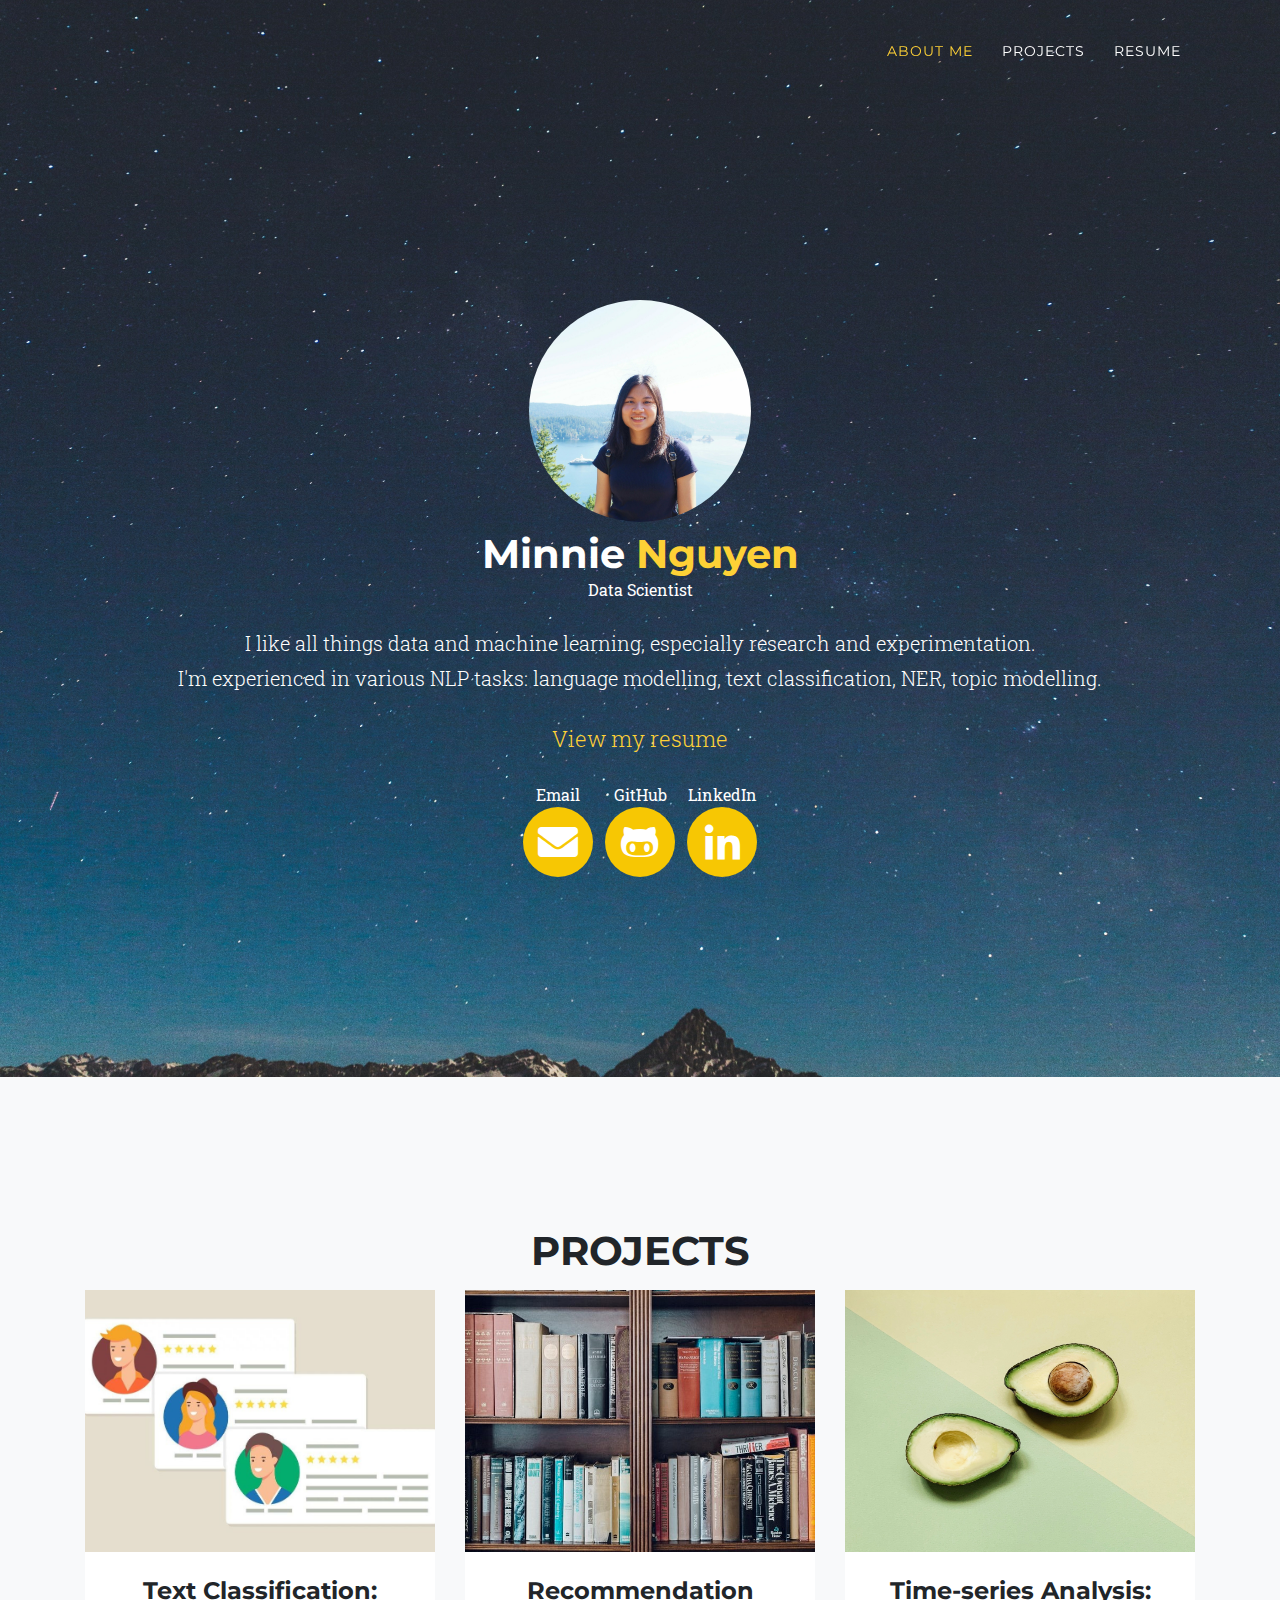
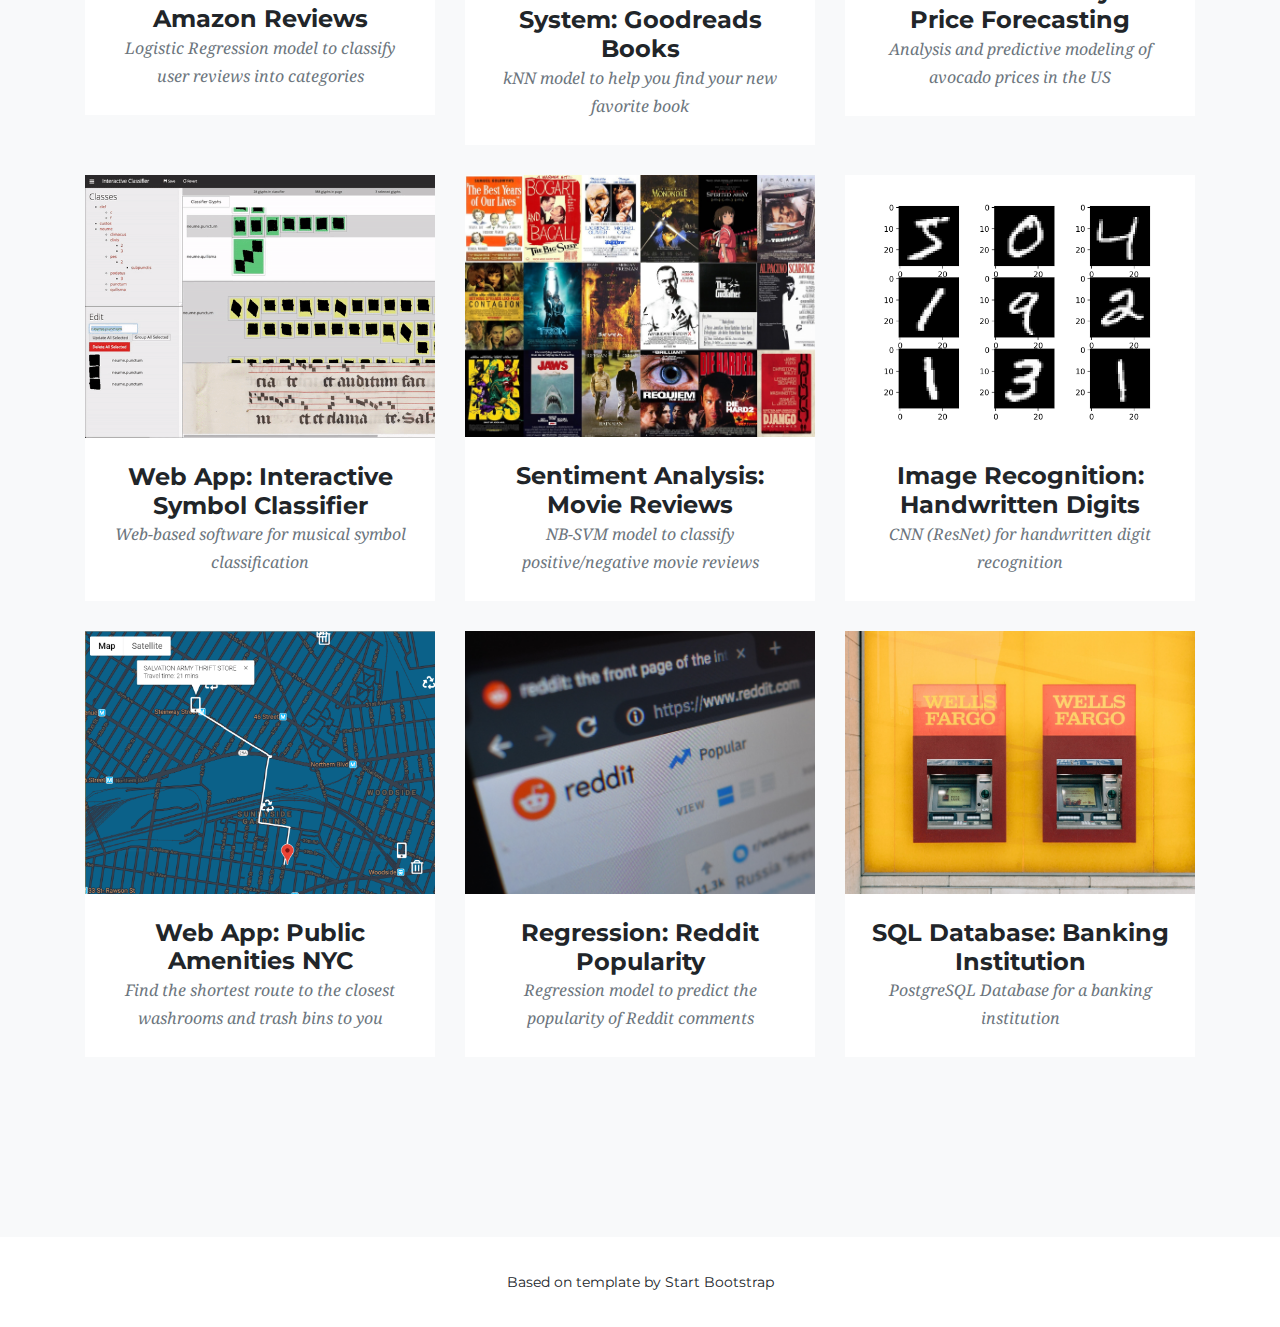
<file: index.html>
<!DOCTYPE html>
<html lang="en">

  <head>

    <meta charset="utf-8">
    <meta name="viewport" content="width=device-width, initial-scale=1, shrink-to-fit=no">
    <meta name="description" content="">
    <meta name="author" content="">
    <link rel="shortcut icon" href="img/favicon.ico"/>
    <link rel="stylesheet" href="https://use.fontawesome.com/releases/v5.7.1/css/all.css" integrity="sha384-fnmOCqbTlWIlj8LyTjo7mOUStjsKC4pOpQbqyi7RrhN7udi9RwhKkMHpvLbHG9Sr" crossorigin="anonymous">

    <title>Minnie Nguyen</title>

    <!-- Bootstrap core CSS -->
    <link href="vendor/bootstrap/css/bootstrap.min.css" rel="stylesheet">

    <!-- Custom fonts for this template -->
    <link href="vendor/fontawesome-free/css/all.min.css" rel="stylesheet" type="text/css">
    <link href="https://fonts.googleapis.com/css?family=Montserrat:400,700" rel="stylesheet" type="text/css">
    <link href='https://fonts.googleapis.com/css?family=Kaushan+Script' rel='stylesheet' type='text/css'>
    <link href='https://fonts.googleapis.com/css?family=Droid+Serif:400,700,400italic,700italic' rel='stylesheet' type='text/css'>
    <link href='https://fonts.googleapis.com/css?family=Roboto+Slab:400,100,300,700' rel='stylesheet' type='text/css'>

    <!-- Custom styles for this template -->
    <link href="css/agency.css" rel="stylesheet">

  </head>

  <body id="page-top">

    <!-- Navigation -->
    <nav class="navbar navbar-expand-lg navbar-dark fixed-top" id="mainNav">
      <div class="container">
        <button class="navbar-toggler navbar-toggler-right" type="button" data-toggle="collapse" data-target="#navbarResponsive" aria-controls="navbarResponsive" aria-expanded="false" aria-label="Toggle navigation">
          Menu
          <i class="fas fa-bars"></i>
        </button>
        <div class="collapse navbar-collapse" id="navbarResponsive">
          <ul class="navbar-nav text-uppercase ml-auto">
            <li class="nav-item">
              <a class="nav-link js-scroll-trigger" href="#page-top">About Me</a>
            </li>
            <li class="nav-item">
              <a class="nav-link js-scroll-trigger" href="#portfolio">Projects</a>
            </li>
            <li class="nav-item">
              <a class="nav-link js-scroll-trigger" href="Resume.pdf">Resume</a>
            </li>
          </ul>
        </div>
      </div>
    </nav>

    <!-- Header -->
    <header class="masthead">
      <div class="container">
        <div class="intro-text">
          <span class="d-none d-lg-block">
            <img width="20%" height="20%" class="img-fluid img-profile rounded-circle mx-auto mb-2" src="img/profile.jpg" alt="">
          </span>
            <div class="my-auto">
              <h1 class="mb-0">Minnie
                <span class="text-primary">Nguyen</span>
              </h1>
              <div class="subheading mb-4">Data Scientist</div>
              <p class="lead mb-4">I like all things data and machine learning, especially research and experimentation.
                <br>I'm experienced in various NLP tasks: language modelling, text classification, NER, topic modelling. 
              </p>
              <p class="lead mb-4"><a style="font-size: 22px" href="Resume.pdf">View my resume</a></p>

              <ul class="list-inline social-buttons">
                <li class="list-inline-item">Email
                  <a href="mailto:minniexnguyen@gmail.com">
                    <i class="fas fa-envelope"></i>
                  </a>
                </li>
                <li class="list-inline-item">GitHub
                  <a href="https://github.com/nminnie">
                    <i class="fab fa-github-alt"></i>
                  </a>
                </li>
                <li class="list-inline-item">LinkedIn
                  <a href="https://www.linkedin.com/in/nminnie/">
                    <i class="fab fa-linkedin-in"></i>
                  </a>
                </li>
              </ul>
            </div>
        </div>
      </div>
    </header>

    <!-- Portfolio Grid -->
    <section class="bg-light" id="portfolio">
      <div class="container">
        <div class="row">
          <div class="col-lg-12 text-center">
            <h2 class="section-heading text-uppercase">Projects</h2>
          </div>
        </div>
        <div class="row">

          <!-- Project 0: Topic Classification -->
          <div class="col-md-4 col-sm-6 portfolio-item">
            <a href="http://topic-classifier.herokuapp.com/">
              <div class="portfolio-hover">
                <div class="portfolio-hover-content">
                </div>
              </div>
              <img class="img-fluid" src="img/thumbnail/reviews.jpg" alt="">
            </a>
            <div class="portfolio-caption">
              <h4>Text Classification: Amazon Reviews</h4>
              <p class="text-muted">Logistic Regression model to classify user reviews into categories</p>
            </div>
          </div>

          <!-- Project 1: Books Recommendations -->
          <div class="col-md-4 col-sm-6 portfolio-item">
            <a class="portfolio-link" data-toggle="modal" href="#portfolioModal1">
              <div class="portfolio-hover">
                <div class="portfolio-hover-content">
                </div>
              </div>
              <img class="img-fluid" src="img/thumbnail/books.jpg" alt="">
            </a>
            <div class="portfolio-caption">
              <h4>Recommendation System: Goodreads Books</h4>
              <p class="text-muted">kNN model to help you find your new favorite book</p>
            </div>
          </div>

          <!-- Project 2: Price Prediction -->
          <div class="col-md-4 col-sm-6 portfolio-item">
            <a class="portfolio-link" data-toggle="modal" href="#portfolioModal2">
              <div class="portfolio-hover">
                <div class="portfolio-hover-content">
                </div>
              </div>
              <img class="img-fluid" src="img/thumbnail/avocado.jpg" alt="">
            </a>
            <div class="portfolio-caption">
              <h4>Time-series Analysis: Price Forecasting</h4>
              <p class="text-muted">Analysis and predictive modeling of avocado prices in the US</p>
            </div>
          </div>

          <!-- Project 3: Interactive Classifier -->
          <div class="col-md-4 col-sm-6 portfolio-item">
            <a href="https://github.com/DDMAL/Interactive-Classifier/">
              <div class="portfolio-hover">
                <div class="portfolio-hover-content">
                </div>
              </div>
              <img class="img-fluid" src="img/thumbnail/interactive-classifier.gif" alt="">
            </a>
            <div class="portfolio-caption">
              <h4>Web App: Interactive Symbol Classifier</h4>
              <p class="text-muted">Web-based software for musical symbol classification</p>
            </div>
          </div>

          <!-- Project 4: Sentiment Analysis -->
          <div class="col-md-4 col-sm-6 portfolio-item">
            <a href="pdf/Sentiment-analysis.pdf">
              <div class="portfolio-hover">
                <div class="portfolio-hover-content">
                </div>
              </div>
              <img class="img-fluid" src="img/thumbnail/movies.jpg" alt="">
            </a>
            <div class="portfolio-caption">
              <h4>Sentiment Analysis: Movie Reviews</h4>
              <p class="text-muted">NB-SVM model to classify positive/negative movie reviews</p>
            </div>
          </div>

          <!-- Project 5: Digit Recognition -->
          <div class="col-md-4 col-sm-6 portfolio-item">
            <a href="pdf/MNIST-recognition.pdf">
              <div class="portfolio-hover">
                <div class="portfolio-hover-content">
                </div>
              </div>
              <img class="img-fluid" src="img/thumbnail/digits.png" alt="">
            </a>
            <div class="portfolio-caption">
              <h4>Image Recognition: Handwritten Digits</h4>
              <p class="text-muted">CNN (ResNet) for handwritten digit recognition</p>
            </div>
          </div>

          <!-- Project 6: Trash-free NYC -->
          <div class="col-md-4 col-sm-6 portfolio-item">
            <a href="projects/Public-amenities/map.html">
              <div class="portfolio-hover">
                <div class="portfolio-hover-content">
                </div>
              </div>
              <img class="img-fluid" src="img/thumbnail/trash-free.png" alt="">
            </a>
            <div class="portfolio-caption">
              <h4>Web App: Public Amenities NYC</h4>
              <p class="text-muted">Find the shortest route to the closest washrooms and trash bins to you</p>
            </div>
          </div>

          <!-- Project 7: Reddit popularity -->
          <div class="col-md-4 col-sm-6 portfolio-item">
            <a href="pdf/Popularity-prediction.pdf">
              <img class="img-fluid" src="img/thumbnail/reddit.jpg" alt="">
            </a>
            <div class="portfolio-caption">
              <h4>Regression: Reddit Popularity</h4>
              <p class="text-muted">Regression model to predict the popularity of Reddit comments</p>
            </div>
          </div>

          <!-- Project 9: Bank Database -->
          <div class="col-md-4 col-sm-6 portfolio-item">
            <a class="portfolio-link" data-toggle="modal" href="#portfolioModal9">
              <div class="portfolio-hover">
                <div class="portfolio-hover-content">
                </div>
              </div>
              <img class="img-fluid" src="img/thumbnail/bank.jpg" alt="">
            </a>
            <div class="portfolio-caption">
              <h4>SQL Database: Banking Institution</h4>
              <p class="text-muted">PostgreSQL Database for a banking institution</p>
            </div>
          </div>

        </div>
      </div>
    </section>

    <!-- Footer -->
    <footer>
      <span class="copyright">Based on template by Start Bootstrap</span>
    </footer>

    <!-- Modal 1 -->
    <div class="portfolio-modal modal fade" id="portfolioModal1" tabindex="-1" role="dialog" aria-hidden="true">
      <div class="modal-dialog">
        <div class="modal-content">
          <div class="close-modal" data-dismiss="modal">
            <div class="lr">
              <div class="rl"></div>
            </div>
          </div>
          <div class="container">
            <div class="row">
              <div class="col-lg-8 mx-auto">
                <div class="modal-body">
                  <!-- Project Details Go Here -->
                  <h3 class="text-uppercase">Recommendation System for Books</h4>
                  <p>Click <a href="https://nbviewer.jupyter.org/github/nminnie/Books-recommender/blob/master/recommender_model.ipynb">here</a> to view the full notebook</p>
                  <h4>Sample recommendation results</h4>
                  <h5>Harry Potter and the Sorcerer's Stone</h5>
                  <img class="img-fluid d-block mx-auto" src="img/modal/book-recommendations/1.png" alt=""></p>
                  <h5>Moby Dick</h5>
                  <img class="img-fluid d-block mx-auto" src="img/modal/book-recommendations/2.png" alt=""></p>
                  <h5>Angels & Demons</h5>
                  <img class="img-fluid d-block mx-auto" src="img/modal/book-recommendations/3.png" alt=""></p>
                  <h5>Charlie and the Chocolate Factory</h5>
                  <img class="img-fluid d-block mx-auto" src="img/modal/book-recommendations/4.png" alt=""></p>

                  <h5>Dataset</h5>
                  <p>The dataset contains the 10,000 most rated books on Goodreads with their title, author, ISBN,
                    and nearly 6 million ratings of these books made by 50,000 users.
                    <a href="https://www.kaggle.com/zygmunt/goodbooks-10k">(Kaggle link)</a>
                  </p>

                  <h5>Approach</h5>
                  <p>Collaborate filtering makes book recommendations for a user based on how other users rate books.</p>

                  <h5>Feature Engineering</h5>
                  <p>The data is converted as a sparse matrix of ratings, in which each column is a user and each row is a book. Every entry in the matrix is a rating score.</p>

                  <h5>Algorithm</h5>
                  <p>kNN is used to find the n closest book vectors, with cosine similarity as the distance metric.</p>
                </div>
              </div>
            </div>
          </div>
        </div>
      </div>
    </div>

    <!-- Modal 2 -->
    <div class="portfolio-modal modal fade" id="portfolioModal2" tabindex="-1" role="dialog" aria-hidden="true">
        <div class="modal-dialog">
          <div class="modal-content">
            <div class="close-modal" data-dismiss="modal">
              <div class="lr">
                <div class="rl"></div>
              </div>
            </div>
            <div class="container">
              <div class="row">
                <div class="col-lg-8 mx-auto">
                  <div class="modal-body">
                    <!-- Project Details Go Here -->
                    <h3 class="text-uppercase">Analyze and Predict Avocado Prices</h4>
                    <p>Click <a href="https://nbviewer.jupyter.org/github/nminnie/Prices-prediction/blob/master/price_forecasting.ipynb">here</a> to view the full notebook</p>
                    <p><b>Dataset:</b> Average price for avocadoes in 52 regions in the US, recorded on a weekly basis from 2015 to 2018.
                      <a href="https://www.kaggle.com/neuromusic/avocado-prices">(Kaggle link)</a></p>

                    <h5>1. Organic vs. Regular Prices</h5>
                    <ul>
                      <li>Generally, organic and conventional avocado prices have similar fluctuations.</li>
                      <li>There is a sudden drop in organic prices in August 2015.</li>
                    </ul>
                    <img class="img-fluid d-block mx-auto" src="img/modal/avocado-prices/organic.png" alt=""></p>

                    <h5>2. Regional Prices</h5>
                    <ul>
                      <li>Prices in different regions vary, but follow a similar trend.</li>
                      <li>New York has the highest prices, while Dallas has the lowest.</li>
                    </ul>
                    <img class="img-fluid d-block mx-auto" src="img/modal/avocado-prices/regions.png" alt=""></p>

                    <h5>3. Seasonality and Trend</h5>
                    <ul>
                      <li>The fluctuations in price is seasonal.</li>
                      <li>The overall trend in price is increasing.</li>
                    </ul>
                    <img class="img-fluid d-block mx-auto" src="img/modal/avocado-prices/seasonality.png" alt=""></p>

                    <h5>4. Predicted Prices vs. Real Prices</h5>
                    <p>The predicted prices are not exactly the same, but follow the same upward and downward trends of the true prices. The MSE here is $0.01622.</p>
                    <img class="img-fluid d-block mx-auto" src="img/modal/avocado-prices/forecast.png" alt=""></p>

                    <h5>5. Predict Future Prices</h5>
                    <p>The prices predicted by the model capture both the seasonality and the overall increasing trend of the price values.</p>
                    <img class="img-fluid d-block mx-auto" src="img/modal/avocado-prices/future.png" alt=""></p>

                  </div>
                </div>
              </div>
            </div>
          </div>
        </div>
      </div>

    <!-- Modal 9 -->
    <div class="portfolio-modal modal fade" id="portfolioModal9" tabindex="-1" role="dialog" aria-hidden="true">
      <div class="modal-dialog">
        <div class="modal-content">
          <div class="close-modal" data-dismiss="modal">
            <div class="lr">
              <div class="rl"></div>
            </div>
          </div>
          <div class="container">
            <div class="row">
              <div class="col-lg-8 mx-auto">
                <div class="modal-body">
                  <!-- Project Details Go Here -->
                  <h4 class="text-uppercase">Banking Institution Database</h4>
                  <h5 class="item-intro text-muted">Course: Database Systems</h5>
                  <img class="img-fluid d-block mx-auto" src="img/modal/bank-db.jpg" alt="">
                  <p>A prototype relational database for a banking institution, developed using PostgreSQL.
                  <br>It contains entities (employees, clients, transactions, loans, etc.) and their relationships.</p>
                  <p>Co-contributors: Bea Lopez, Allen Wu, Sisi Liao</p>
                </div>
              </div>
            </div>
          </div>
        </div>
      </div>
    </div>

    <!-- Bootstrap core JavaScript -->
    <script src="vendor/jquery/jquery.min.js"></script>
    <script src="vendor/bootstrap/js/bootstrap.bundle.min.js"></script>

    <!-- Plugin JavaScript -->
    <script src="vendor/jquery-easing/jquery.easing.min.js"></script>

    <!-- Custom scripts for this template -->
    <script src="js/agency.min.js"></script>

  </body>

</html>
</file>
<file: vendor/fontawesome-free/css/all.min.css>
/*!
 * Font Awesome Free 5.3.1 by @fontawesome - https://fontawesome.com
 * License - https://fontawesome.com/license/free (Icons: CC BY 4.0, Fonts: SIL OFL 1.1, Code: MIT License)
 */
.fa,.fab,.fal,.far,.fas{-moz-osx-font-smoothing:grayscale;-webkit-font-smoothing:antialiased;display:inline-block;font-style:normal;font-variant:normal;text-rendering:auto;line-height:1}.fa-lg{font-size:1.33333em;line-height:.75em;vertical-align:-.0667em}.fa-xs{font-size:.75em}.fa-sm{font-size:.875em}.fa-1x{font-size:1em}.fa-2x{font-size:2em}.fa-3x{font-size:3em}.fa-4x{font-size:4em}.fa-5x{font-size:5em}.fa-6x{font-size:6em}.fa-7x{font-size:7em}.fa-8x{font-size:8em}.fa-9x{font-size:9em}.fa-10x{font-size:10em}.fa-fw{text-align:center;width:1.25em}.fa-ul{list-style-type:none;margin-left:2.5em;padding-left:0}.fa-ul>li{position:relative}.fa-li{left:-2em;position:absolute;text-align:center;width:2em;line-height:inherit}.fa-border{border:.08em solid #eee;border-radius:.1em;padding:.2em .25em .15em}.fa-pull-left{float:left}.fa-pull-right{float:right}.fa.fa-pull-left,.fab.fa-pull-left,.fal.fa-pull-left,.far.fa-pull-left,.fas.fa-pull-left{margin-right:.3em}.fa.fa-pull-right,.fab.fa-pull-right,.fal.fa-pull-right,.far.fa-pull-right,.fas.fa-pull-right{margin-left:.3em}.fa-spin{animation:fa-spin 2s infinite linear}.fa-pulse{animation:fa-spin 1s infinite steps(8)}@keyframes fa-spin{0%{transform:rotate(0deg)}to{transform:rotate(1turn)}}.fa-rotate-90{-ms-filter:"progid:DXImageTransform.Microsoft.BasicImage(rotation=1)";transform:rotate(90deg)}.fa-rotate-180{-ms-filter:"progid:DXImageTransform.Microsoft.BasicImage(rotation=2)";transform:rotate(180deg)}.fa-rotate-270{-ms-filter:"progid:DXImageTransform.Microsoft.BasicImage(rotation=3)";transform:rotate(270deg)}.fa-flip-horizontal{-ms-filter:"progid:DXImageTransform.Microsoft.BasicImage(rotation=0, mirror=1)";transform:scaleX(-1)}.fa-flip-vertical{transform:scaleY(-1)}.fa-flip-horizontal.fa-flip-vertical,.fa-flip-vertical{-ms-filter:"progid:DXImageTransform.Microsoft.BasicImage(rotation=2, mirror=1)"}.fa-flip-horizontal.fa-flip-vertical{transform:scale(-1)}:root .fa-flip-horizontal,:root .fa-flip-vertical,:root .fa-rotate-90,:root .fa-rotate-180,:root .fa-rotate-270{-webkit-filter:none;filter:none}.fa-stack{display:inline-block;height:2em;line-height:2em;position:relative;vertical-align:middle;width:2em}.fa-stack-1x,.fa-stack-2x{left:0;position:absolute;text-align:center;width:100%}.fa-stack-1x{line-height:inherit}.fa-stack-2x{font-size:2em}.fa-inverse{color:#fff}.fa-500px:before{content:"\f26e"}.fa-accessible-icon:before{content:"\f368"}.fa-accusoft:before{content:"\f369"}.fa-ad:before{content:"\f641"}.fa-address-book:before{content:"\f2b9"}.fa-address-card:before{content:"\f2bb"}.fa-adjust:before{content:"\f042"}.fa-adn:before{content:"\f170"}.fa-adversal:before{content:"\f36a"}.fa-affiliatetheme:before{content:"\f36b"}.fa-air-freshener:before{content:"\f5d0"}.fa-algolia:before{content:"\f36c"}.fa-align-center:before{content:"\f037"}.fa-align-justify:before{content:"\f039"}.fa-align-left:before{content:"\f036"}.fa-align-right:before{content:"\f038"}.fa-alipay:before{content:"\f642"}.fa-allergies:before{content:"\f461"}.fa-amazon:before{content:"\f270"}.fa-amazon-pay:before{content:"\f42c"}.fa-ambulance:before{content:"\f0f9"}.fa-american-sign-language-interpreting:before{content:"\f2a3"}.fa-amilia:before{content:"\f36d"}.fa-anchor:before{content:"\f13d"}.fa-android:before{content:"\f17b"}.fa-angellist:before{content:"\f209"}.fa-angle-double-down:before{content:"\f103"}.fa-angle-double-left:before{content:"\f100"}.fa-angle-double-right:before{content:"\f101"}.fa-angle-double-up:before{content:"\f102"}.fa-angle-down:before{content:"\f107"}.fa-angle-left:before{content:"\f104"}.fa-angle-right:before{content:"\f105"}.fa-angle-up:before{content:"\f106"}.fa-angry:before{content:"\f556"}.fa-angrycreative:before{content:"\f36e"}.fa-angular:before{content:"\f420"}.fa-ankh:before{content:"\f644"}.fa-app-store:before{content:"\f36f"}.fa-app-store-ios:before{content:"\f370"}.fa-apper:before{content:"\f371"}.fa-apple:before{content:"\f179"}.fa-apple-alt:before{content:"\f5d1"}.fa-apple-pay:before{content:"\f415"}.fa-archive:before{content:"\f187"}.fa-archway:before{content:"\f557"}.fa-arrow-alt-circle-down:before{content:"\f358"}.fa-arrow-alt-circle-left:before{content:"\f359"}.fa-arrow-alt-circle-right:before{content:"\f35a"}.fa-arrow-alt-circle-up:before{content:"\f35b"}.fa-arrow-circle-down:before{content:"\f0ab"}.fa-arrow-circle-left:before{content:"\f0a8"}.fa-arrow-circle-right:before{content:"\f0a9"}.fa-arrow-circle-up:before{content:"\f0aa"}.fa-arrow-down:before{content:"\f063"}.fa-arrow-left:before{content:"\f060"}.fa-arrow-right:before{content:"\f061"}.fa-arrow-up:before{content:"\f062"}.fa-arrows-alt:before{content:"\f0b2"}.fa-arrows-alt-h:before{content:"\f337"}.fa-arrows-alt-v:before{content:"\f338"}.fa-assistive-listening-systems:before{content:"\f2a2"}.fa-asterisk:before{content:"\f069"}.fa-asymmetrik:before{content:"\f372"}.fa-at:before{content:"\f1fa"}.fa-atlas:before{content:"\f558"}.fa-atom:before{content:"\f5d2"}.fa-audible:before{content:"\f373"}.fa-audio-description:before{content:"\f29e"}.fa-autoprefixer:before{content:"\f41c"}.fa-avianex:before{content:"\f374"}.fa-aviato:before{content:"\f421"}.fa-award:before{content:"\f559"}.fa-aws:before{content:"\f375"}.fa-backspace:before{content:"\f55a"}.fa-backward:before{content:"\f04a"}.fa-balance-scale:before{content:"\f24e"}.fa-ban:before{content:"\f05e"}.fa-band-aid:before{content:"\f462"}.fa-bandcamp:before{content:"\f2d5"}.fa-barcode:before{content:"\f02a"}.fa-bars:before{content:"\f0c9"}.fa-baseball-ball:before{content:"\f433"}.fa-basketball-ball:before{content:"\f434"}.fa-bath:before{content:"\f2cd"}.fa-battery-empty:before{content:"\f244"}.fa-battery-full:before{content:"\f240"}.fa-battery-half:before{content:"\f242"}.fa-battery-quarter:before{content:"\f243"}.fa-battery-three-quarters:before{content:"\f241"}.fa-bed:before{content:"\f236"}.fa-beer:before{content:"\f0fc"}.fa-behance:before{content:"\f1b4"}.fa-behance-square:before{content:"\f1b5"}.fa-bell:before{content:"\f0f3"}.fa-bell-slash:before{content:"\f1f6"}.fa-bezier-curve:before{content:"\f55b"}.fa-bible:before{content:"\f647"}.fa-bicycle:before{content:"\f206"}.fa-bimobject:before{content:"\f378"}.fa-binoculars:before{content:"\f1e5"}.fa-birthday-cake:before{content:"\f1fd"}.fa-bitbucket:before{content:"\f171"}.fa-bitcoin:before{content:"\f379"}.fa-bity:before{content:"\f37a"}.fa-black-tie:before{content:"\f27e"}.fa-blackberry:before{content:"\f37b"}.fa-blender:before{content:"\f517"}.fa-blind:before{content:"\f29d"}.fa-blogger:before{content:"\f37c"}.fa-blogger-b:before{content:"\f37d"}.fa-bluetooth:before{content:"\f293"}.fa-bluetooth-b:before{content:"\f294"}.fa-bold:before{content:"\f032"}.fa-bolt:before{content:"\f0e7"}.fa-bomb:before{content:"\f1e2"}.fa-bone:before{content:"\f5d7"}.fa-bong:before{content:"\f55c"}.fa-book:before{content:"\f02d"}.fa-book-open:before{content:"\f518"}.fa-book-reader:before{content:"\f5da"}.fa-bookmark:before{content:"\f02e"}.fa-bowling-ball:before{content:"\f436"}.fa-box:before{content:"\f466"}.fa-box-open:before{content:"\f49e"}.fa-boxes:before{content:"\f468"}.fa-braille:before{content:"\f2a1"}.fa-brain:before{content:"\f5dc"}.fa-briefcase:before{content:"\f0b1"}.fa-briefcase-medical:before{content:"\f469"}.fa-broadcast-tower:before{content:"\f519"}.fa-broom:before{content:"\f51a"}.fa-brush:before{content:"\f55d"}.fa-btc:before{content:"\f15a"}.fa-bug:before{content:"\f188"}.fa-building:before{content:"\f1ad"}.fa-bullhorn:before{content:"\f0a1"}.fa-bullseye:before{content:"\f140"}.fa-burn:before{content:"\f46a"}.fa-buromobelexperte:before{content:"\f37f"}.fa-bus:before{content:"\f207"}.fa-bus-alt:before{content:"\f55e"}.fa-business-time:before{content:"\f64a"}.fa-buysellads:before{content:"\f20d"}.fa-calculator:before{content:"\f1ec"}.fa-calendar:before{content:"\f133"}.fa-calendar-alt:before{content:"\f073"}.fa-calendar-check:before{content:"\f274"}.fa-calendar-minus:before{content:"\f272"}.fa-calendar-plus:before{content:"\f271"}.fa-calendar-times:before{content:"\f273"}.fa-camera:before{content:"\f030"}.fa-camera-retro:before{content:"\f083"}.fa-cannabis:before{content:"\f55f"}.fa-capsules:before{content:"\f46b"}.fa-car:before{content:"\f1b9"}.fa-car-alt:before{content:"\f5de"}.fa-car-battery:before{content:"\f5df"}.fa-car-crash:before{content:"\f5e1"}.fa-car-side:before{content:"\f5e4"}.fa-caret-down:before{content:"\f0d7"}.fa-caret-left:before{content:"\f0d9"}.fa-caret-right:before{content:"\f0da"}.fa-caret-square-down:before{content:"\f150"}.fa-caret-square-left:before{content:"\f191"}.fa-caret-square-right:before{content:"\f152"}.fa-caret-square-up:before{content:"\f151"}.fa-caret-up:before{content:"\f0d8"}.fa-cart-arrow-down:before{content:"\f218"}.fa-cart-plus:before{content:"\f217"}.fa-cc-amazon-pay:before{content:"\f42d"}.fa-cc-amex:before{content:"\f1f3"}.fa-cc-apple-pay:before{content:"\f416"}.fa-cc-diners-club:before{content:"\f24c"}.fa-cc-discover:before{content:"\f1f2"}.fa-cc-jcb:before{content:"\f24b"}.fa-cc-mastercard:before{content:"\f1f1"}.fa-cc-paypal:before{content:"\f1f4"}.fa-cc-stripe:before{content:"\f1f5"}.fa-cc-visa:before{content:"\f1f0"}.fa-centercode:before{content:"\f380"}.fa-certificate:before{content:"\f0a3"}.fa-chalkboard:before{content:"\f51b"}.fa-chalkboard-teacher:before{content:"\f51c"}.fa-charging-station:before{content:"\f5e7"}.fa-chart-area:before{content:"\f1fe"}.fa-chart-bar:before{content:"\f080"}.fa-chart-line:before{content:"\f201"}.fa-chart-pie:before{content:"\f200"}.fa-check:before{content:"\f00c"}.fa-check-circle:before{content:"\f058"}.fa-check-double:before{content:"\f560"}.fa-check-square:before{content:"\f14a"}.fa-chess:before{content:"\f439"}.fa-chess-bishop:before{content:"\f43a"}.fa-chess-board:before{content:"\f43c"}.fa-chess-king:before{content:"\f43f"}.fa-chess-knight:before{content:"\f441"}.fa-chess-pawn:before{content:"\f443"}.fa-chess-queen:before{content:"\f445"}.fa-chess-rook:before{content:"\f447"}.fa-chevron-circle-down:before{content:"\f13a"}.fa-chevron-circle-left:before{content:"\f137"}.fa-chevron-circle-right:before{content:"\f138"}.fa-chevron-circle-up:before{content:"\f139"}.fa-chevron-down:before{content:"\f078"}.fa-chevron-left:before{content:"\f053"}.fa-chevron-right:before{content:"\f054"}.fa-chevron-up:before{content:"\f077"}.fa-child:before{content:"\f1ae"}.fa-chrome:before{content:"\f268"}.fa-church:before{content:"\f51d"}.fa-circle:before{content:"\f111"}.fa-circle-notch:before{content:"\f1ce"}.fa-city:before{content:"\f64f"}.fa-clipboard:before{content:"\f328"}.fa-clipboard-check:before{content:"\f46c"}.fa-clipboard-list:before{content:"\f46d"}.fa-clock:before{content:"\f017"}.fa-clone:before{content:"\f24d"}.fa-closed-captioning:before{content:"\f20a"}.fa-cloud:before{content:"\f0c2"}.fa-cloud-download-alt:before{content:"\f381"}.fa-cloud-upload-alt:before{content:"\f382"}.fa-cloudscale:before{content:"\f383"}.fa-cloudsmith:before{content:"\f384"}.fa-cloudversify:before{content:"\f385"}.fa-cocktail:before{content:"\f561"}.fa-code:before{content:"\f121"}.fa-code-branch:before{content:"\f126"}.fa-codepen:before{content:"\f1cb"}.fa-codiepie:before{content:"\f284"}.fa-coffee:before{content:"\f0f4"}.fa-cog:before{content:"\f013"}.fa-cogs:before{content:"\f085"}.fa-coins:before{content:"\f51e"}.fa-columns:before{content:"\f0db"}.fa-comment:before{content:"\f075"}.fa-comment-alt:before{content:"\f27a"}.fa-comment-dollar:before{content:"\f651"}.fa-comment-dots:before{content:"\f4ad"}.fa-comment-slash:before{content:"\f4b3"}.fa-comments:before{content:"\f086"}.fa-comments-dollar:before{content:"\f653"}.fa-compact-disc:before{content:"\f51f"}.fa-compass:before{content:"\f14e"}.fa-compress:before{content:"\f066"}.fa-concierge-bell:before{content:"\f562"}.fa-connectdevelop:before{content:"\f20e"}.fa-contao:before{content:"\f26d"}.fa-cookie:before{content:"\f563"}.fa-cookie-bite:before{content:"\f564"}.fa-copy:before{content:"\f0c5"}.fa-copyright:before{content:"\f1f9"}.fa-couch:before{content:"\f4b8"}.fa-cpanel:before{content:"\f388"}.fa-creative-commons:before{content:"\f25e"}.fa-creative-commons-by:before{content:"\f4e7"}.fa-creative-commons-nc:before{content:"\f4e8"}.fa-creative-commons-nc-eu:before{content:"\f4e9"}.fa-creative-commons-nc-jp:before{content:"\f4ea"}.fa-creative-commons-nd:before{content:"\f4eb"}.fa-creative-commons-pd:before{content:"\f4ec"}.fa-creative-commons-pd-alt:before{content:"\f4ed"}.fa-creative-commons-remix:before{content:"\f4ee"}.fa-creative-commons-sa:before{content:"\f4ef"}.fa-creative-commons-sampling:before{content:"\f4f0"}.fa-creative-commons-sampling-plus:before{content:"\f4f1"}.fa-creative-commons-share:before{content:"\f4f2"}.fa-credit-card:before{content:"\f09d"}.fa-crop:before{content:"\f125"}.fa-crop-alt:before{content:"\f565"}.fa-cross:before{content:"\f654"}.fa-crosshairs:before{content:"\f05b"}.fa-crow:before{content:"\f520"}.fa-crown:before{content:"\f521"}.fa-css3:before{content:"\f13c"}.fa-css3-alt:before{content:"\f38b"}.fa-cube:before{content:"\f1b2"}.fa-cubes:before{content:"\f1b3"}.fa-cut:before{content:"\f0c4"}.fa-cuttlefish:before{content:"\f38c"}.fa-d-and-d:before{content:"\f38d"}.fa-dashcube:before{content:"\f210"}.fa-database:before{content:"\f1c0"}.fa-deaf:before{content:"\f2a4"}.fa-delicious:before{content:"\f1a5"}.fa-deploydog:before{content:"\f38e"}.fa-deskpro:before{content:"\f38f"}.fa-desktop:before{content:"\f108"}.fa-deviantart:before{content:"\f1bd"}.fa-dharmachakra:before{content:"\f655"}.fa-diagnoses:before{content:"\f470"}.fa-dice:before{content:"\f522"}.fa-dice-five:before{content:"\f523"}.fa-dice-four:before{content:"\f524"}.fa-dice-one:before{content:"\f525"}.fa-dice-six:before{content:"\f526"}.fa-dice-three:before{content:"\f527"}.fa-dice-two:before{content:"\f528"}.fa-digg:before{content:"\f1a6"}.fa-digital-ocean:before{content:"\f391"}.fa-digital-tachograph:before{content:"\f566"}.fa-directions:before{content:"\f5eb"}.fa-discord:before{content:"\f392"}.fa-discourse:before{content:"\f393"}.fa-divide:before{content:"\f529"}.fa-dizzy:before{content:"\f567"}.fa-dna:before{content:"\f471"}.fa-dochub:before{content:"\f394"}.fa-docker:before{content:"\f395"}.fa-dollar-sign:before{content:"\f155"}.fa-dolly:before{content:"\f472"}.fa-dolly-flatbed:before{content:"\f474"}.fa-donate:before{content:"\f4b9"}.fa-door-closed:before{content:"\f52a"}.fa-door-open:before{content:"\f52b"}.fa-dot-circle:before{content:"\f192"}.fa-dove:before{content:"\f4ba"}.fa-download:before{content:"\f019"}.fa-draft2digital:before{content:"\f396"}.fa-drafting-compass:before{content:"\f568"}.fa-draw-polygon:before{content:"\f5ee"}.fa-dribbble:before{content:"\f17d"}.fa-dribbble-square:before{content:"\f397"}.fa-dropbox:before{content:"\f16b"}.fa-drum:before{content:"\f569"}.fa-drum-steelpan:before{content:"\f56a"}.fa-drupal:before{content:"\f1a9"}.fa-dumbbell:before{content:"\f44b"}.fa-dyalog:before{content:"\f399"}.fa-earlybirds:before{content:"\f39a"}.fa-ebay:before{content:"\f4f4"}.fa-edge:before{content:"\f282"}.fa-edit:before{content:"\f044"}.fa-eject:before{content:"\f052"}.fa-elementor:before{content:"\f430"}.fa-ellipsis-h:before{content:"\f141"}.fa-ellipsis-v:before{content:"\f142"}.fa-ello:before{content:"\f5f1"}.fa-ember:before{content:"\f423"}.fa-empire:before{content:"\f1d1"}.fa-envelope:before{content:"\f0e0"}.fa-envelope-open:before{content:"\f2b6"}.fa-envelope-open-text:before{content:"\f658"}.fa-envelope-square:before{content:"\f199"}.fa-envira:before{content:"\f299"}.fa-equals:before{content:"\f52c"}.fa-eraser:before{content:"\f12d"}.fa-erlang:before{content:"\f39d"}.fa-ethereum:before{content:"\f42e"}.fa-etsy:before{content:"\f2d7"}.fa-euro-sign:before{content:"\f153"}.fa-exchange-alt:before{content:"\f362"}.fa-exclamation:before{content:"\f12a"}.fa-exclamation-circle:before{content:"\f06a"}.fa-exclamation-triangle:before{content:"\f071"}.fa-expand:before{content:"\f065"}.fa-expand-arrows-alt:before{content:"\f31e"}.fa-expeditedssl:before{content:"\f23e"}.fa-external-link-alt:before{content:"\f35d"}.fa-external-link-square-alt:before{content:"\f360"}.fa-eye:before{content:"\f06e"}.fa-eye-dropper:before{content:"\f1fb"}.fa-eye-slash:before{content:"\f070"}.fa-facebook:before{content:"\f09a"}.fa-facebook-f:before{content:"\f39e"}.fa-facebook-messenger:before{content:"\f39f"}.fa-facebook-square:before{content:"\f082"}.fa-fast-backward:before{content:"\f049"}.fa-fast-forward:before{content:"\f050"}.fa-fax:before{content:"\f1ac"}.fa-feather:before{content:"\f52d"}.fa-feather-alt:before{content:"\f56b"}.fa-female:before{content:"\f182"}.fa-fighter-jet:before{content:"\f0fb"}.fa-file:before{content:"\f15b"}.fa-file-alt:before{content:"\f15c"}.fa-file-archive:before{content:"\f1c6"}.fa-file-audio:before{content:"\f1c7"}.fa-file-code:before{content:"\f1c9"}.fa-file-contract:before{content:"\f56c"}.fa-file-download:before{content:"\f56d"}.fa-file-excel:before{content:"\f1c3"}.fa-file-export:before{content:"\f56e"}.fa-file-image:before{content:"\f1c5"}.fa-file-import:before{content:"\f56f"}.fa-file-invoice:before{content:"\f570"}.fa-file-invoice-dollar:before{content:"\f571"}.fa-file-medical:before{content:"\f477"}.fa-file-medical-alt:before{content:"\f478"}.fa-file-pdf:before{content:"\f1c1"}.fa-file-powerpoint:before{content:"\f1c4"}.fa-file-prescription:before{content:"\f572"}.fa-file-signature:before{content:"\f573"}.fa-file-upload:before{content:"\f574"}.fa-file-video:before{content:"\f1c8"}.fa-file-word:before{content:"\f1c2"}.fa-fill:before{content:"\f575"}.fa-fill-drip:before{content:"\f576"}.fa-film:before{content:"\f008"}.fa-filter:before{content:"\f0b0"}.fa-fingerprint:before{content:"\f577"}.fa-fire:before{content:"\f06d"}.fa-fire-extinguisher:before{content:"\f134"}.fa-firefox:before{content:"\f269"}.fa-first-aid:before{content:"\f479"}.fa-first-order:before{content:"\f2b0"}.fa-first-order-alt:before{content:"\f50a"}.fa-firstdraft:before{content:"\f3a1"}.fa-fish:before{content:"\f578"}.fa-flag:before{content:"\f024"}.fa-flag-checkered:before{content:"\f11e"}.fa-flask:before{content:"\f0c3"}.fa-flickr:before{content:"\f16e"}.fa-flipboard:before{content:"\f44d"}.fa-flushed:before{content:"\f579"}.fa-fly:before{content:"\f417"}.fa-folder:before{content:"\f07b"}.fa-folder-minus:before{content:"\f65d"}.fa-folder-open:before{content:"\f07c"}.fa-folder-plus:before{content:"\f65e"}.fa-font:before{content:"\f031"}.fa-font-awesome:before{content:"\f2b4"}.fa-font-awesome-alt:before{content:"\f35c"}.fa-font-awesome-flag:before{content:"\f425"}.fa-font-awesome-logo-full:before{content:"\f4e6"}.fa-fonticons:before{content:"\f280"}.fa-fonticons-fi:before{content:"\f3a2"}.fa-football-ball:before{content:"\f44e"}.fa-fort-awesome:before{content:"\f286"}.fa-fort-awesome-alt:before{content:"\f3a3"}.fa-forumbee:before{content:"\f211"}.fa-forward:before{content:"\f04e"}.fa-foursquare:before{content:"\f180"}.fa-free-code-camp:before{content:"\f2c5"}.fa-freebsd:before{content:"\f3a4"}.fa-frog:before{content:"\f52e"}.fa-frown:before{content:"\f119"}.fa-frown-open:before{content:"\f57a"}.fa-fulcrum:before{content:"\f50b"}.fa-funnel-dollar:before{content:"\f662"}.fa-futbol:before{content:"\f1e3"}.fa-galactic-republic:before{content:"\f50c"}.fa-galactic-senate:before{content:"\f50d"}.fa-gamepad:before{content:"\f11b"}.fa-gas-pump:before{content:"\f52f"}.fa-gavel:before{content:"\f0e3"}.fa-gem:before{content:"\f3a5"}.fa-genderless:before{content:"\f22d"}.fa-get-pocket:before{content:"\f265"}.fa-gg:before{content:"\f260"}.fa-gg-circle:before{content:"\f261"}.fa-gift:before{content:"\f06b"}.fa-git:before{content:"\f1d3"}.fa-git-square:before{content:"\f1d2"}.fa-github:before{content:"\f09b"}.fa-github-alt:before{content:"\f113"}.fa-github-square:before{content:"\f092"}.fa-gitkraken:before{content:"\f3a6"}.fa-gitlab:before{content:"\f296"}.fa-gitter:before{content:"\f426"}.fa-glass-martini:before{content:"\f000"}.fa-glass-martini-alt:before{content:"\f57b"}.fa-glasses:before{content:"\f530"}.fa-glide:before{content:"\f2a5"}.fa-glide-g:before{content:"\f2a6"}.fa-globe:before{content:"\f0ac"}.fa-globe-africa:before{content:"\f57c"}.fa-globe-americas:before{content:"\f57d"}.fa-globe-asia:before{content:"\f57e"}.fa-gofore:before{content:"\f3a7"}.fa-golf-ball:before{content:"\f450"}.fa-goodreads:before{content:"\f3a8"}.fa-goodreads-g:before{content:"\f3a9"}.fa-google:before{content:"\f1a0"}.fa-google-drive:before{content:"\f3aa"}.fa-google-play:before{content:"\f3ab"}.fa-google-plus:before{content:"\f2b3"}.fa-google-plus-g:before{content:"\f0d5"}.fa-google-plus-square:before{content:"\f0d4"}.fa-google-wallet:before{content:"\f1ee"}.fa-gopuram:before{content:"\f664"}.fa-graduation-cap:before{content:"\f19d"}.fa-gratipay:before{content:"\f184"}.fa-grav:before{content:"\f2d6"}.fa-greater-than:before{content:"\f531"}.fa-greater-than-equal:before{content:"\f532"}.fa-grimace:before{content:"\f57f"}.fa-grin:before{content:"\f580"}.fa-grin-alt:before{content:"\f581"}.fa-grin-beam:before{content:"\f582"}.fa-grin-beam-sweat:before{content:"\f583"}.fa-grin-hearts:before{content:"\f584"}.fa-grin-squint:before{content:"\f585"}.fa-grin-squint-tears:before{content:"\f586"}.fa-grin-stars:before{content:"\f587"}.fa-grin-tears:before{content:"\f588"}.fa-grin-tongue:before{content:"\f589"}.fa-grin-tongue-squint:before{content:"\f58a"}.fa-grin-tongue-wink:before{content:"\f58b"}.fa-grin-wink:before{content:"\f58c"}.fa-grip-horizontal:before{content:"\f58d"}.fa-grip-vertical:before{content:"\f58e"}.fa-gripfire:before{content:"\f3ac"}.fa-grunt:before{content:"\f3ad"}.fa-gulp:before{content:"\f3ae"}.fa-h-square:before{content:"\f0fd"}.fa-hacker-news:before{content:"\f1d4"}.fa-hacker-news-square:before{content:"\f3af"}.fa-hackerrank:before{content:"\f5f7"}.fa-hamsa:before{content:"\f665"}.fa-hand-holding:before{content:"\f4bd"}.fa-hand-holding-heart:before{content:"\f4be"}.fa-hand-holding-usd:before{content:"\f4c0"}.fa-hand-lizard:before{content:"\f258"}.fa-hand-paper:before{content:"\f256"}.fa-hand-peace:before{content:"\f25b"}.fa-hand-point-down:before{content:"\f0a7"}.fa-hand-point-left:before{content:"\f0a5"}.fa-hand-point-right:before{content:"\f0a4"}.fa-hand-point-up:before{content:"\f0a6"}.fa-hand-pointer:before{content:"\f25a"}.fa-hand-rock:before{content:"\f255"}.fa-hand-scissors:before{content:"\f257"}.fa-hand-spock:before{content:"\f259"}.fa-hands:before{content:"\f4c2"}.fa-hands-helping:before{content:"\f4c4"}.fa-handshake:before{content:"\f2b5"}.fa-hashtag:before{content:"\f292"}.fa-haykal:before{content:"\f666"}.fa-hdd:before{content:"\f0a0"}.fa-heading:before{content:"\f1dc"}.fa-headphones:before{content:"\f025"}.fa-headphones-alt:before{content:"\f58f"}.fa-headset:before{content:"\f590"}.fa-heart:before{content:"\f004"}.fa-heartbeat:before{content:"\f21e"}.fa-helicopter:before{content:"\f533"}.fa-highlighter:before{content:"\f591"}.fa-hips:before{content:"\f452"}.fa-hire-a-helper:before{content:"\f3b0"}.fa-history:before{content:"\f1da"}.fa-hockey-puck:before{content:"\f453"}.fa-home:before{content:"\f015"}.fa-hooli:before{content:"\f427"}.fa-hornbill:before{content:"\f592"}.fa-hospital:before{content:"\f0f8"}.fa-hospital-alt:before{content:"\f47d"}.fa-hospital-symbol:before{content:"\f47e"}.fa-hot-tub:before{content:"\f593"}.fa-hotel:before{content:"\f594"}.fa-hotjar:before{content:"\f3b1"}.fa-hourglass:before{content:"\f254"}.fa-hourglass-end:before{content:"\f253"}.fa-hourglass-half:before{content:"\f252"}.fa-hourglass-start:before{content:"\f251"}.fa-houzz:before{content:"\f27c"}.fa-html5:before{content:"\f13b"}.fa-hubspot:before{content:"\f3b2"}.fa-i-cursor:before{content:"\f246"}.fa-id-badge:before{content:"\f2c1"}.fa-id-card:before{content:"\f2c2"}.fa-id-card-alt:before{content:"\f47f"}.fa-image:before{content:"\f03e"}.fa-images:before{content:"\f302"}.fa-imdb:before{content:"\f2d8"}.fa-inbox:before{content:"\f01c"}.fa-indent:before{content:"\f03c"}.fa-industry:before{content:"\f275"}.fa-infinity:before{content:"\f534"}.fa-info:before{content:"\f129"}.fa-info-circle:before{content:"\f05a"}.fa-instagram:before{content:"\f16d"}.fa-internet-explorer:before{content:"\f26b"}.fa-ioxhost:before{content:"\f208"}.fa-italic:before{content:"\f033"}.fa-itunes:before{content:"\f3b4"}.fa-itunes-note:before{content:"\f3b5"}.fa-java:before{content:"\f4e4"}.fa-jedi:before{content:"\f669"}.fa-jedi-order:before{content:"\f50e"}.fa-jenkins:before{content:"\f3b6"}.fa-joget:before{content:"\f3b7"}.fa-joint:before{content:"\f595"}.fa-joomla:before{content:"\f1aa"}.fa-journal-whills:before{content:"\f66a"}.fa-js:before{content:"\f3b8"}.fa-js-square:before{content:"\f3b9"}.fa-jsfiddle:before{content:"\f1cc"}.fa-kaaba:before{content:"\f66b"}.fa-kaggle:before{content:"\f5fa"}.fa-key:before{content:"\f084"}.fa-keybase:before{content:"\f4f5"}.fa-keyboard:before{content:"\f11c"}.fa-keycdn:before{content:"\f3ba"}.fa-khanda:before{content:"\f66d"}.fa-kickstarter:before{content:"\f3bb"}.fa-kickstarter-k:before{content:"\f3bc"}.fa-kiss:before{content:"\f596"}.fa-kiss-beam:before{content:"\f597"}.fa-kiss-wink-heart:before{content:"\f598"}.fa-kiwi-bird:before{content:"\f535"}.fa-korvue:before{content:"\f42f"}.fa-landmark:before{content:"\f66f"}.fa-language:before{content:"\f1ab"}.fa-laptop:before{content:"\f109"}.fa-laptop-code:before{content:"\f5fc"}.fa-laravel:before{content:"\f3bd"}.fa-lastfm:before{content:"\f202"}.fa-lastfm-square:before{content:"\f203"}.fa-laugh:before{content:"\f599"}.fa-laugh-beam:before{content:"\f59a"}.fa-laugh-squint:before{content:"\f59b"}.fa-laugh-wink:before{content:"\f59c"}.fa-layer-group:before{content:"\f5fd"}.fa-leaf:before{content:"\f06c"}.fa-leanpub:before{content:"\f212"}.fa-lemon:before{content:"\f094"}.fa-less:before{content:"\f41d"}.fa-less-than:before{content:"\f536"}.fa-less-than-equal:before{content:"\f537"}.fa-level-down-alt:before{content:"\f3be"}.fa-level-up-alt:before{content:"\f3bf"}.fa-life-ring:before{content:"\f1cd"}.fa-lightbulb:before{content:"\f0eb"}.fa-line:before{content:"\f3c0"}.fa-link:before{content:"\f0c1"}.fa-linkedin:before{content:"\f08c"}.fa-linkedin-in:before{content:"\f0e1"}.fa-linode:before{content:"\f2b8"}.fa-linux:before{content:"\f17c"}.fa-lira-sign:before{content:"\f195"}.fa-list:before{content:"\f03a"}.fa-list-alt:before{content:"\f022"}.fa-list-ol:before{content:"\f0cb"}.fa-list-ul:before{content:"\f0ca"}.fa-location-arrow:before{content:"\f124"}.fa-lock:before{content:"\f023"}.fa-lock-open:before{content:"\f3c1"}.fa-long-arrow-alt-down:before{content:"\f309"}.fa-long-arrow-alt-left:before{content:"\f30a"}.fa-long-arrow-alt-right:before{content:"\f30b"}.fa-long-arrow-alt-up:before{content:"\f30c"}.fa-low-vision:before{content:"\f2a8"}.fa-luggage-cart:before{content:"\f59d"}.fa-lyft:before{content:"\f3c3"}.fa-magento:before{content:"\f3c4"}.fa-magic:before{content:"\f0d0"}.fa-magnet:before{content:"\f076"}.fa-mail-bulk:before{content:"\f674"}.fa-mailchimp:before{content:"\f59e"}.fa-male:before{content:"\f183"}.fa-mandalorian:before{content:"\f50f"}.fa-map:before{content:"\f279"}.fa-map-marked:before{content:"\f59f"}.fa-map-marked-alt:before{content:"\f5a0"}.fa-map-marker:before{content:"\f041"}.fa-map-marker-alt:before{content:"\f3c5"}.fa-map-pin:before{content:"\f276"}.fa-map-signs:before{content:"\f277"}.fa-markdown:before{content:"\f60f"}.fa-marker:before{content:"\f5a1"}.fa-mars:before{content:"\f222"}.fa-mars-double:before{content:"\f227"}.fa-mars-stroke:before{content:"\f229"}.fa-mars-stroke-h:before{content:"\f22b"}.fa-mars-stroke-v:before{content:"\f22a"}.fa-mastodon:before{content:"\f4f6"}.fa-maxcdn:before{content:"\f136"}.fa-medal:before{content:"\f5a2"}.fa-medapps:before{content:"\f3c6"}.fa-medium:before{content:"\f23a"}.fa-medium-m:before{content:"\f3c7"}.fa-medkit:before{content:"\f0fa"}.fa-medrt:before{content:"\f3c8"}.fa-meetup:before{content:"\f2e0"}.fa-megaport:before{content:"\f5a3"}.fa-meh:before{content:"\f11a"}.fa-meh-blank:before{content:"\f5a4"}.fa-meh-rolling-eyes:before{content:"\f5a5"}.fa-memory:before{content:"\f538"}.fa-menorah:before{content:"\f676"}.fa-mercury:before{content:"\f223"}.fa-microchip:before{content:"\f2db"}.fa-microphone:before{content:"\f130"}.fa-microphone-alt:before{content:"\f3c9"}.fa-microphone-alt-slash:before{content:"\f539"}.fa-microphone-slash:before{content:"\f131"}.fa-microscope:before{content:"\f610"}.fa-microsoft:before{content:"\f3ca"}.fa-minus:before{content:"\f068"}.fa-minus-circle:before{content:"\f056"}.fa-minus-square:before{content:"\f146"}.fa-mix:before{content:"\f3cb"}.fa-mixcloud:before{content:"\f289"}.fa-mizuni:before{content:"\f3cc"}.fa-mobile:before{content:"\f10b"}.fa-mobile-alt:before{content:"\f3cd"}.fa-modx:before{content:"\f285"}.fa-monero:before{content:"\f3d0"}.fa-money-bill:before{content:"\f0d6"}.fa-money-bill-alt:before{content:"\f3d1"}.fa-money-bill-wave:before{content:"\f53a"}.fa-money-bill-wave-alt:before{content:"\f53b"}.fa-money-check:before{content:"\f53c"}.fa-money-check-alt:before{content:"\f53d"}.fa-monument:before{content:"\f5a6"}.fa-moon:before{content:"\f186"}.fa-mortar-pestle:before{content:"\f5a7"}.fa-mosque:before{content:"\f678"}.fa-motorcycle:before{content:"\f21c"}.fa-mouse-pointer:before{content:"\f245"}.fa-music:before{content:"\f001"}.fa-napster:before{content:"\f3d2"}.fa-neos:before{content:"\f612"}.fa-neuter:before{content:"\f22c"}.fa-newspaper:before{content:"\f1ea"}.fa-nimblr:before{content:"\f5a8"}.fa-nintendo-switch:before{content:"\f418"}.fa-node:before{content:"\f419"}.fa-node-js:before{content:"\f3d3"}.fa-not-equal:before{content:"\f53e"}.fa-notes-medical:before{content:"\f481"}.fa-npm:before{content:"\f3d4"}.fa-ns8:before{content:"\f3d5"}.fa-nutritionix:before{content:"\f3d6"}.fa-object-group:before{content:"\f247"}.fa-object-ungroup:before{content:"\f248"}.fa-odnoklassniki:before{content:"\f263"}.fa-odnoklassniki-square:before{content:"\f264"}.fa-oil-can:before{content:"\f613"}.fa-old-republic:before{content:"\f510"}.fa-om:before{content:"\f679"}.fa-opencart:before{content:"\f23d"}.fa-openid:before{content:"\f19b"}.fa-opera:before{content:"\f26a"}.fa-optin-monster:before{content:"\f23c"}.fa-osi:before{content:"\f41a"}.fa-outdent:before{content:"\f03b"}.fa-page4:before{content:"\f3d7"}.fa-pagelines:before{content:"\f18c"}.fa-paint-brush:before{content:"\f1fc"}.fa-paint-roller:before{content:"\f5aa"}.fa-palette:before{content:"\f53f"}.fa-palfed:before{content:"\f3d8"}.fa-pallet:before{content:"\f482"}.fa-paper-plane:before{content:"\f1d8"}.fa-paperclip:before{content:"\f0c6"}.fa-parachute-box:before{content:"\f4cd"}.fa-paragraph:before{content:"\f1dd"}.fa-parking:before{content:"\f540"}.fa-passport:before{content:"\f5ab"}.fa-pastafarianism:before{content:"\f67b"}.fa-paste:before{content:"\f0ea"}.fa-patreon:before{content:"\f3d9"}.fa-pause:before{content:"\f04c"}.fa-pause-circle:before{content:"\f28b"}.fa-paw:before{content:"\f1b0"}.fa-paypal:before{content:"\f1ed"}.fa-peace:before{content:"\f67c"}.fa-pen:before{content:"\f304"}.fa-pen-alt:before{content:"\f305"}.fa-pen-fancy:before{content:"\f5ac"}.fa-pen-nib:before{content:"\f5ad"}.fa-pen-square:before{content:"\f14b"}.fa-pencil-alt:before{content:"\f303"}.fa-pencil-ruler:before{content:"\f5ae"}.fa-people-carry:before{content:"\f4ce"}.fa-percent:before{content:"\f295"}.fa-percentage:before{content:"\f541"}.fa-periscope:before{content:"\f3da"}.fa-phabricator:before{content:"\f3db"}.fa-phoenix-framework:before{content:"\f3dc"}.fa-phoenix-squadron:before{content:"\f511"}.fa-phone:before{content:"\f095"}.fa-phone-slash:before{content:"\f3dd"}.fa-phone-square:before{content:"\f098"}.fa-phone-volume:before{content:"\f2a0"}.fa-php:before{content:"\f457"}.fa-pied-piper:before{content:"\f2ae"}.fa-pied-piper-alt:before{content:"\f1a8"}.fa-pied-piper-hat:before{content:"\f4e5"}.fa-pied-piper-pp:before{content:"\f1a7"}.fa-piggy-bank:before{content:"\f4d3"}.fa-pills:before{content:"\f484"}.fa-pinterest:before{content:"\f0d2"}.fa-pinterest-p:before{content:"\f231"}.fa-pinterest-square:before{content:"\f0d3"}.fa-place-of-worship:before{content:"\f67f"}.fa-plane:before{content:"\f072"}.fa-plane-arrival:before{content:"\f5af"}.fa-plane-departure:before{content:"\f5b0"}.fa-play:before{content:"\f04b"}.fa-play-circle:before{content:"\f144"}.fa-playstation:before{content:"\f3df"}.fa-plug:before{content:"\f1e6"}.fa-plus:before{content:"\f067"}.fa-plus-circle:before{content:"\f055"}.fa-plus-square:before{content:"\f0fe"}.fa-podcast:before{content:"\f2ce"}.fa-poll:before{content:"\f681"}.fa-poll-h:before{content:"\f682"}.fa-poo:before{content:"\f2fe"}.fa-poop:before{content:"\f619"}.fa-portrait:before{content:"\f3e0"}.fa-pound-sign:before{content:"\f154"}.fa-power-off:before{content:"\f011"}.fa-pray:before{content:"\f683"}.fa-praying-hands:before{content:"\f684"}.fa-prescription:before{content:"\f5b1"}.fa-prescription-bottle:before{content:"\f485"}.fa-prescription-bottle-alt:before{content:"\f486"}.fa-print:before{content:"\f02f"}.fa-procedures:before{content:"\f487"}.fa-product-hunt:before{content:"\f288"}.fa-project-diagram:before{content:"\f542"}.fa-pushed:before{content:"\f3e1"}.fa-puzzle-piece:before{content:"\f12e"}.fa-python:before{content:"\f3e2"}.fa-qq:before{content:"\f1d6"}.fa-qrcode:before{content:"\f029"}.fa-question:before{content:"\f128"}.fa-question-circle:before{content:"\f059"}.fa-quidditch:before{content:"\f458"}.fa-quinscape:before{content:"\f459"}.fa-quora:before{content:"\f2c4"}.fa-quote-left:before{content:"\f10d"}.fa-quote-right:before{content:"\f10e"}.fa-quran:before{content:"\f687"}.fa-r-project:before{content:"\f4f7"}.fa-random:before{content:"\f074"}.fa-ravelry:before{content:"\f2d9"}.fa-react:before{content:"\f41b"}.fa-readme:before{content:"\f4d5"}.fa-rebel:before{content:"\f1d0"}.fa-receipt:before{content:"\f543"}.fa-recycle:before{content:"\f1b8"}.fa-red-river:before{content:"\f3e3"}.fa-reddit:before{content:"\f1a1"}.fa-reddit-alien:before{content:"\f281"}.fa-reddit-square:before{content:"\f1a2"}.fa-redo:before{content:"\f01e"}.fa-redo-alt:before{content:"\f2f9"}.fa-registered:before{content:"\f25d"}.fa-rendact:before{content:"\f3e4"}.fa-renren:before{content:"\f18b"}.fa-reply:before{content:"\f3e5"}.fa-reply-all:before{content:"\f122"}.fa-replyd:before{content:"\f3e6"}.fa-researchgate:before{content:"\f4f8"}.fa-resolving:before{content:"\f3e7"}.fa-retweet:before{content:"\f079"}.fa-rev:before{content:"\f5b2"}.fa-ribbon:before{content:"\f4d6"}.fa-road:before{content:"\f018"}.fa-robot:before{content:"\f544"}.fa-rocket:before{content:"\f135"}.fa-rocketchat:before{content:"\f3e8"}.fa-rockrms:before{content:"\f3e9"}.fa-route:before{content:"\f4d7"}.fa-rss:before{content:"\f09e"}.fa-rss-square:before{content:"\f143"}.fa-ruble-sign:before{content:"\f158"}.fa-ruler:before{content:"\f545"}.fa-ruler-combined:before{content:"\f546"}.fa-ruler-horizontal:before{content:"\f547"}.fa-ruler-vertical:before{content:"\f548"}.fa-rupee-sign:before{content:"\f156"}.fa-sad-cry:before{content:"\f5b3"}.fa-sad-tear:before{content:"\f5b4"}.fa-safari:before{content:"\f267"}.fa-sass:before{content:"\f41e"}.fa-save:before{content:"\f0c7"}.fa-schlix:before{content:"\f3ea"}.fa-school:before{content:"\f549"}.fa-screwdriver:before{content:"\f54a"}.fa-scribd:before{content:"\f28a"}.fa-search:before{content:"\f002"}.fa-search-dollar:before{content:"\f688"}.fa-search-location:before{content:"\f689"}.fa-search-minus:before{content:"\f010"}.fa-search-plus:before{content:"\f00e"}.fa-searchengin:before{content:"\f3eb"}.fa-seedling:before{content:"\f4d8"}.fa-sellcast:before{content:"\f2da"}.fa-sellsy:before{content:"\f213"}.fa-server:before{content:"\f233"}.fa-servicestack:before{content:"\f3ec"}.fa-shapes:before{content:"\f61f"}.fa-share:before{content:"\f064"}.fa-share-alt:before{content:"\f1e0"}.fa-share-alt-square:before{content:"\f1e1"}.fa-share-square:before{content:"\f14d"}.fa-shekel-sign:before{content:"\f20b"}.fa-shield-alt:before{content:"\f3ed"}.fa-ship:before{content:"\f21a"}.fa-shipping-fast:before{content:"\f48b"}.fa-shirtsinbulk:before{content:"\f214"}.fa-shoe-prints:before{content:"\f54b"}.fa-shopping-bag:before{content:"\f290"}.fa-shopping-basket:before{content:"\f291"}.fa-shopping-cart:before{content:"\f07a"}.fa-shopware:before{content:"\f5b5"}.fa-shower:before{content:"\f2cc"}.fa-shuttle-van:before{content:"\f5b6"}.fa-sign:before{content:"\f4d9"}.fa-sign-in-alt:before{content:"\f2f6"}.fa-sign-language:before{content:"\f2a7"}.fa-sign-out-alt:before{content:"\f2f5"}.fa-signal:before{content:"\f012"}.fa-signature:before{content:"\f5b7"}.fa-simplybuilt:before{content:"\f215"}.fa-sistrix:before{content:"\f3ee"}.fa-sitemap:before{content:"\f0e8"}.fa-sith:before{content:"\f512"}.fa-skull:before{content:"\f54c"}.fa-skyatlas:before{content:"\f216"}.fa-skype:before{content:"\f17e"}.fa-slack:before{content:"\f198"}.fa-slack-hash:before{content:"\f3ef"}.fa-sliders-h:before{content:"\f1de"}.fa-slideshare:before{content:"\f1e7"}.fa-smile:before{content:"\f118"}.fa-smile-beam:before{content:"\f5b8"}.fa-smile-wink:before{content:"\f4da"}.fa-smoking:before{content:"\f48d"}.fa-smoking-ban:before{content:"\f54d"}.fa-snapchat:before{content:"\f2ab"}.fa-snapchat-ghost:before{content:"\f2ac"}.fa-snapchat-square:before{content:"\f2ad"}.fa-snowflake:before{content:"\f2dc"}.fa-socks:before{content:"\f696"}.fa-solar-panel:before{content:"\f5ba"}.fa-sort:before{content:"\f0dc"}.fa-sort-alpha-down:before{content:"\f15d"}.fa-sort-alpha-up:before{content:"\f15e"}.fa-sort-amount-down:before{content:"\f160"}.fa-sort-amount-up:before{content:"\f161"}.fa-sort-down:before{content:"\f0dd"}.fa-sort-numeric-down:before{content:"\f162"}.fa-sort-numeric-up:before{content:"\f163"}.fa-sort-up:before{content:"\f0de"}.fa-soundcloud:before{content:"\f1be"}.fa-spa:before{content:"\f5bb"}.fa-space-shuttle:before{content:"\f197"}.fa-speakap:before{content:"\f3f3"}.fa-spinner:before{content:"\f110"}.fa-splotch:before{content:"\f5bc"}.fa-spotify:before{content:"\f1bc"}.fa-spray-can:before{content:"\f5bd"}.fa-square:before{content:"\f0c8"}.fa-square-full:before{content:"\f45c"}.fa-square-root-alt:before{content:"\f698"}.fa-squarespace:before{content:"\f5be"}.fa-stack-exchange:before{content:"\f18d"}.fa-stack-overflow:before{content:"\f16c"}.fa-stamp:before{content:"\f5bf"}.fa-star:before{content:"\f005"}.fa-star-and-crescent:before{content:"\f699"}.fa-star-half:before{content:"\f089"}.fa-star-half-alt:before{content:"\f5c0"}.fa-star-of-david:before{content:"\f69a"}.fa-star-of-life:before{content:"\f621"}.fa-staylinked:before{content:"\f3f5"}.fa-steam:before{content:"\f1b6"}.fa-steam-square:before{content:"\f1b7"}.fa-steam-symbol:before{content:"\f3f6"}.fa-step-backward:before{content:"\f048"}.fa-step-forward:before{content:"\f051"}.fa-stethoscope:before{content:"\f0f1"}.fa-sticker-mule:before{content:"\f3f7"}.fa-sticky-note:before{content:"\f249"}.fa-stop:before{content:"\f04d"}.fa-stop-circle:before{content:"\f28d"}.fa-stopwatch:before{content:"\f2f2"}.fa-store:before{content:"\f54e"}.fa-store-alt:before{content:"\f54f"}.fa-strava:before{content:"\f428"}.fa-stream:before{content:"\f550"}.fa-street-view:before{content:"\f21d"}.fa-strikethrough:before{content:"\f0cc"}.fa-stripe:before{content:"\f429"}.fa-stripe-s:before{content:"\f42a"}.fa-stroopwafel:before{content:"\f551"}.fa-studiovinari:before{content:"\f3f8"}.fa-stumbleupon:before{content:"\f1a4"}.fa-stumbleupon-circle:before{content:"\f1a3"}.fa-subscript:before{content:"\f12c"}.fa-subway:before{content:"\f239"}.fa-suitcase:before{content:"\f0f2"}.fa-suitcase-rolling:before{content:"\f5c1"}.fa-sun:before{content:"\f185"}.fa-superpowers:before{content:"\f2dd"}.fa-superscript:before{content:"\f12b"}.fa-supple:before{content:"\f3f9"}.fa-surprise:before{content:"\f5c2"}.fa-swatchbook:before{content:"\f5c3"}.fa-swimmer:before{content:"\f5c4"}.fa-swimming-pool:before{content:"\f5c5"}.fa-synagogue:before{content:"\f69b"}.fa-sync:before{content:"\f021"}.fa-sync-alt:before{content:"\f2f1"}.fa-syringe:before{content:"\f48e"}.fa-table:before{content:"\f0ce"}.fa-table-tennis:before{content:"\f45d"}.fa-tablet:before{content:"\f10a"}.fa-tablet-alt:before{content:"\f3fa"}.fa-tablets:before{content:"\f490"}.fa-tachometer-alt:before{content:"\f3fd"}.fa-tag:before{content:"\f02b"}.fa-tags:before{content:"\f02c"}.fa-tape:before{content:"\f4db"}.fa-tasks:before{content:"\f0ae"}.fa-taxi:before{content:"\f1ba"}.fa-teamspeak:before{content:"\f4f9"}.fa-teeth:before{content:"\f62e"}.fa-teeth-open:before{content:"\f62f"}.fa-telegram:before{content:"\f2c6"}.fa-telegram-plane:before{content:"\f3fe"}.fa-tencent-weibo:before{content:"\f1d5"}.fa-terminal:before{content:"\f120"}.fa-text-height:before{content:"\f034"}.fa-text-width:before{content:"\f035"}.fa-th:before{content:"\f00a"}.fa-th-large:before{content:"\f009"}.fa-th-list:before{content:"\f00b"}.fa-the-red-yeti:before{content:"\f69d"}.fa-theater-masks:before{content:"\f630"}.fa-themeco:before{content:"\f5c6"}.fa-themeisle:before{content:"\f2b2"}.fa-thermometer:before{content:"\f491"}.fa-thermometer-empty:before{content:"\f2cb"}.fa-thermometer-full:before{content:"\f2c7"}.fa-thermometer-half:before{content:"\f2c9"}.fa-thermometer-quarter:before{content:"\f2ca"}.fa-thermometer-three-quarters:before{content:"\f2c8"}.fa-thumbs-down:before{content:"\f165"}.fa-thumbs-up:before{content:"\f164"}.fa-thumbtack:before{content:"\f08d"}.fa-ticket-alt:before{content:"\f3ff"}.fa-times:before{content:"\f00d"}.fa-times-circle:before{content:"\f057"}.fa-tint:before{content:"\f043"}.fa-tint-slash:before{content:"\f5c7"}.fa-tired:before{content:"\f5c8"}.fa-toggle-off:before{content:"\f204"}.fa-toggle-on:before{content:"\f205"}.fa-toolbox:before{content:"\f552"}.fa-tooth:before{content:"\f5c9"}.fa-torah:before{content:"\f6a0"}.fa-torii-gate:before{content:"\f6a1"}.fa-trade-federation:before{content:"\f513"}.fa-trademark:before{content:"\f25c"}.fa-traffic-light:before{content:"\f637"}.fa-train:before{content:"\f238"}.fa-transgender:before{content:"\f224"}.fa-transgender-alt:before{content:"\f225"}.fa-trash:before{content:"\f1f8"}.fa-trash-alt:before{content:"\f2ed"}.fa-tree:before{content:"\f1bb"}.fa-trello:before{content:"\f181"}.fa-tripadvisor:before{content:"\f262"}.fa-trophy:before{content:"\f091"}.fa-truck:before{content:"\f0d1"}.fa-truck-loading:before{content:"\f4de"}.fa-truck-monster:before{content:"\f63b"}.fa-truck-moving:before{content:"\f4df"}.fa-truck-pickup:before{content:"\f63c"}.fa-tshirt:before{content:"\f553"}.fa-tty:before{content:"\f1e4"}.fa-tumblr:before{content:"\f173"}.fa-tumblr-square:before{content:"\f174"}.fa-tv:before{content:"\f26c"}.fa-twitch:before{content:"\f1e8"}.fa-twitter:before{content:"\f099"}.fa-twitter-square:before{content:"\f081"}.fa-typo3:before{content:"\f42b"}.fa-uber:before{content:"\f402"}.fa-uikit:before{content:"\f403"}.fa-umbrella:before{content:"\f0e9"}.fa-umbrella-beach:before{content:"\f5ca"}.fa-underline:before{content:"\f0cd"}.fa-undo:before{content:"\f0e2"}.fa-undo-alt:before{content:"\f2ea"}.fa-uniregistry:before{content:"\f404"}.fa-universal-access:before{content:"\f29a"}.fa-university:before{content:"\f19c"}.fa-unlink:before{content:"\f127"}.fa-unlock:before{content:"\f09c"}.fa-unlock-alt:before{content:"\f13e"}.fa-untappd:before{content:"\f405"}.fa-upload:before{content:"\f093"}.fa-usb:before{content:"\f287"}.fa-user:before{content:"\f007"}.fa-user-alt:before{content:"\f406"}.fa-user-alt-slash:before{content:"\f4fa"}.fa-user-astronaut:before{content:"\f4fb"}.fa-user-check:before{content:"\f4fc"}.fa-user-circle:before{content:"\f2bd"}.fa-user-clock:before{content:"\f4fd"}.fa-user-cog:before{content:"\f4fe"}.fa-user-edit:before{content:"\f4ff"}.fa-user-friends:before{content:"\f500"}.fa-user-graduate:before{content:"\f501"}.fa-user-lock:before{content:"\f502"}.fa-user-md:before{content:"\f0f0"}.fa-user-minus:before{content:"\f503"}.fa-user-ninja:before{content:"\f504"}.fa-user-plus:before{content:"\f234"}.fa-user-secret:before{content:"\f21b"}.fa-user-shield:before{content:"\f505"}.fa-user-slash:before{content:"\f506"}.fa-user-tag:before{content:"\f507"}.fa-user-tie:before{content:"\f508"}.fa-user-times:before{content:"\f235"}.fa-users:before{content:"\f0c0"}.fa-users-cog:before{content:"\f509"}.fa-ussunnah:before{content:"\f407"}.fa-utensil-spoon:before{content:"\f2e5"}.fa-utensils:before{content:"\f2e7"}.fa-vaadin:before{content:"\f408"}.fa-vector-square:before{content:"\f5cb"}.fa-venus:before{content:"\f221"}.fa-venus-double:before{content:"\f226"}.fa-venus-mars:before{content:"\f228"}.fa-viacoin:before{content:"\f237"}.fa-viadeo:before{content:"\f2a9"}.fa-viadeo-square:before{content:"\f2aa"}.fa-vial:before{content:"\f492"}.fa-vials:before{content:"\f493"}.fa-viber:before{content:"\f409"}.fa-video:before{content:"\f03d"}.fa-video-slash:before{content:"\f4e2"}.fa-vihara:before{content:"\f6a7"}.fa-vimeo:before{content:"\f40a"}.fa-vimeo-square:before{content:"\f194"}.fa-vimeo-v:before{content:"\f27d"}.fa-vine:before{content:"\f1ca"}.fa-vk:before{content:"\f189"}.fa-vnv:before{content:"\f40b"}.fa-volleyball-ball:before{content:"\f45f"}.fa-volume-down:before{content:"\f027"}.fa-volume-off:before{content:"\f026"}.fa-volume-up:before{content:"\f028"}.fa-vuejs:before{content:"\f41f"}.fa-walking:before{content:"\f554"}.fa-wallet:before{content:"\f555"}.fa-warehouse:before{content:"\f494"}.fa-weebly:before{content:"\f5cc"}.fa-weibo:before{content:"\f18a"}.fa-weight:before{content:"\f496"}.fa-weight-hanging:before{content:"\f5cd"}.fa-weixin:before{content:"\f1d7"}.fa-whatsapp:before{content:"\f232"}.fa-whatsapp-square:before{content:"\f40c"}.fa-wheelchair:before{content:"\f193"}.fa-whmcs:before{content:"\f40d"}.fa-wifi:before{content:"\f1eb"}.fa-wikipedia-w:before{content:"\f266"}.fa-window-close:before{content:"\f410"}.fa-window-maximize:before{content:"\f2d0"}.fa-window-minimize:before{content:"\f2d1"}.fa-window-restore:before{content:"\f2d2"}.fa-windows:before{content:"\f17a"}.fa-wine-glass:before{content:"\f4e3"}.fa-wine-glass-alt:before{content:"\f5ce"}.fa-wix:before{content:"\f5cf"}.fa-wolf-pack-battalion:before{content:"\f514"}.fa-won-sign:before{content:"\f159"}.fa-wordpress:before{content:"\f19a"}.fa-wordpress-simple:before{content:"\f411"}.fa-wpbeginner:before{content:"\f297"}.fa-wpexplorer:before{content:"\f2de"}.fa-wpforms:before{content:"\f298"}.fa-wrench:before{content:"\f0ad"}.fa-x-ray:before{content:"\f497"}.fa-xbox:before{content:"\f412"}.fa-xing:before{content:"\f168"}.fa-xing-square:before{content:"\f169"}.fa-y-combinator:before{content:"\f23b"}.fa-yahoo:before{content:"\f19e"}.fa-yandex:before{content:"\f413"}.fa-yandex-international:before{content:"\f414"}.fa-yelp:before{content:"\f1e9"}.fa-yen-sign:before{content:"\f157"}.fa-yin-yang:before{content:"\f6ad"}.fa-yoast:before{content:"\f2b1"}.fa-youtube:before{content:"\f167"}.fa-youtube-square:before{content:"\f431"}.fa-zhihu:before{content:"\f63f"}.sr-only{border:0;clip:rect(0,0,0,0);height:1px;margin:-1px;overflow:hidden;padding:0;position:absolute;width:1px}.sr-only-focusable:active,.sr-only-focusable:focus{clip:auto;height:auto;margin:0;overflow:visible;position:static;width:auto}@font-face{font-family:"Font Awesome 5 Brands";font-style:normal;font-weight:normal;src:url(../webfonts/fa-brands-400.eot);src:url(../webfonts/fa-brands-400.eot?#iefix) format("embedded-opentype"),url(../webfonts/fa-brands-400.woff2) format("woff2"),url(../webfonts/fa-brands-400.woff) format("woff"),url(../webfonts/fa-brands-400.ttf) format("truetype"),url(../webfonts/fa-brands-400.svg#fontawesome) format("svg")}.fab{font-family:"Font Awesome 5 Brands"}@font-face{font-family:"Font Awesome 5 Free";font-style:normal;font-weight:400;src:url(../webfonts/fa-regular-400.eot);src:url(../webfonts/fa-regular-400.eot?#iefix) format("embedded-opentype"),url(../webfonts/fa-regular-400.woff2) format("woff2"),url(../webfonts/fa-regular-400.woff) format("woff"),url(../webfonts/fa-regular-400.ttf) format("truetype"),url(../webfonts/fa-regular-400.svg#fontawesome) format("svg")}.far{font-weight:400}@font-face{font-family:"Font Awesome 5 Free";font-style:normal;font-weight:900;src:url(../webfonts/fa-solid-900.eot);src:url(../webfonts/fa-solid-900.eot?#iefix) format("embedded-opentype"),url(../webfonts/fa-solid-900.woff2) format("woff2"),url(../webfonts/fa-solid-900.woff) format("woff"),url(../webfonts/fa-solid-900.ttf) format("truetype"),url(../webfonts/fa-solid-900.svg#fontawesome) format("svg")}.fa,.far,.fas{font-family:"Font Awesome 5 Free"}.fa,.fas{font-weight:900}
</file>
<file: css/agency.css>
/*!
 * Start Bootstrap - Agency v5.0.2 (https://startbootstrap.com/template-overviews/agency)
 * Copyright 2013-2018 Start Bootstrap
 * Licensed under MIT (https://github.com/BlackrockDigital/startbootstrap-agency/blob/master/LICENSE)
 */

body {
  overflow-x: hidden;
  font-family: 'Roboto Slab', -apple-system, BlinkMacSystemFont, 'Segoe UI', Roboto, 'Helvetica Neue', Arial, sans-serif, 'Apple Color Emoji', 'Segoe UI Emoji', 'Segoe UI Symbol', 'Noto Color Emoji';
}

p {
  line-height: 1.75;
}

a {
  color: #fed136;
}

a:hover {
  color: #fec503;
}

.text-primary {
  color: #fed136 !important;
}

h1,
h2,
h3,
h4,
h5,
h6 {
  font-weight: 700;
  font-family: 'Montserrat', -apple-system, BlinkMacSystemFont, 'Segoe UI', Roboto, 'Helvetica Neue', Arial, sans-serif, 'Apple Color Emoji', 'Segoe UI Emoji', 'Segoe UI Symbol', 'Noto Color Emoji';
}

section {
  padding: 100px 0;
}

section h2.section-heading {
  font-size: 40px;
  margin-top: 0;
  margin-bottom: 15px;
}

section h3.section-subheading {
  font-size: 16px;
  font-weight: 400;
  font-style: italic;
  margin-bottom: 75px;
  text-transform: none;
  font-family: 'Droid Serif', -apple-system, BlinkMacSystemFont, 'Segoe UI', Roboto, 'Helvetica Neue', Arial, sans-serif, 'Apple Color Emoji', 'Segoe UI Emoji', 'Segoe UI Symbol', 'Noto Color Emoji';
}

@media (min-width: 768px) {
  section {
    padding: 150px 0;
  }
}

.btn {
  font-family: 'Montserrat', -apple-system, BlinkMacSystemFont, 'Segoe UI', Roboto, 'Helvetica Neue', Arial, sans-serif, 'Apple Color Emoji', 'Segoe UI Emoji', 'Segoe UI Symbol', 'Noto Color Emoji';
  font-weight: 700;
}

.btn-xl {
  font-size: 18px;
  padding: 20px 40px;
}

.btn-primary {
  background-color: #fed136;
  border-color: #fed136;
}

.btn-primary:active, .btn-primary:focus, .btn-primary:hover {
  background-color: #fec810 !important;
  border-color: #fec810 !important;
  color: white;
}

.btn-primary:active, .btn-primary:focus {
  -webkit-box-shadow: 0 0 0 0.2rem rgba(254, 209, 55, 0.5) !important;
  box-shadow: 0 0 0 0.2rem rgba(254, 209, 55, 0.5) !important;
}

::-moz-selection {
  background: #fed136;
  text-shadow: none;
}

::selection {
  background: #fed136;
  text-shadow: none;
}

img::-moz-selection {
  background: transparent;
}

img::selection {
  background: transparent;
}

img::-moz-selection {
  background: transparent;
}

#mainNav {
  background-color: #212529;
}

#mainNav .navbar-toggler {
  font-size: 12px;
  right: 0;
  padding: 13px;
  text-transform: uppercase;
  color: white;
  border: 0;
  background-color: #fed136;
  font-family: 'Montserrat', -apple-system, BlinkMacSystemFont, 'Segoe UI', Roboto, 'Helvetica Neue', Arial, sans-serif, 'Apple Color Emoji', 'Segoe UI Emoji', 'Segoe UI Symbol', 'Noto Color Emoji';
}

#mainNav .navbar-brand {
  color: #fed136;
  font-family: 'Kaushan Script', -apple-system, BlinkMacSystemFont, 'Segoe UI', Roboto, 'Helvetica Neue', Arial, sans-serif, 'Apple Color Emoji', 'Segoe UI Emoji', 'Segoe UI Symbol', 'Noto Color Emoji';
}

#mainNav .navbar-brand.active, #mainNav .navbar-brand:active, #mainNav .navbar-brand:focus, #mainNav .navbar-brand:hover {
  color: #fec503;
}

#mainNav .navbar-nav .nav-item .nav-link {
  font-size: 90%;
  font-weight: 400;
  padding: 0.75em 0;
  letter-spacing: 1px;
  color: white;
  font-family: 'Montserrat', -apple-system, BlinkMacSystemFont, 'Segoe UI', Roboto, 'Helvetica Neue', Arial, sans-serif, 'Apple Color Emoji', 'Segoe UI Emoji', 'Segoe UI Symbol', 'Noto Color Emoji';
}

#mainNav .navbar-nav .nav-item .nav-link.active, #mainNav .navbar-nav .nav-item .nav-link:hover {
  color: #fed136;
}

@media (min-width: 992px) {
  #mainNav {
    padding-top: 25px;
    padding-bottom: 25px;
    -webkit-transition: padding-top 0.3s, padding-bottom 0.3s;
    transition: padding-top 0.3s, padding-bottom 0.3s;
    border: none;
    background-color: transparent;
  }
  #mainNav .navbar-brand {
    font-size: 1.75em;
    -webkit-transition: all 0.3s;
    transition: all 0.3s;
  }
  #mainNav .navbar-nav .nav-item .nav-link {
    padding: 1.1em 1em !important;
  }
  #mainNav.navbar-shrink {
    padding-top: 0;
    padding-bottom: 0;
    background-color: #212529;
  }
  #mainNav.navbar-shrink .navbar-brand {
    font-size: 1.25em;
    padding: 12px 0;
  }
}

header.masthead {
  text-align: center;
  color: white;
  background-image: url("../img/header-bg.jpg");
  background-repeat: no-repeat;
  background-attachment: scroll;
  background-position: center center;
  background-size: cover;
}

header.masthead .intro-text {
  padding-top: 150px;
  padding-bottom: 100px;
}

header.masthead .intro-text .intro-lead-in {
  font-size: 22px;
  font-style: italic;
  line-height: 22px;
  margin-bottom: 25px;
  font-family: 'Droid Serif', -apple-system, BlinkMacSystemFont, 'Segoe UI', Roboto, 'Helvetica Neue', Arial, sans-serif, 'Apple Color Emoji', 'Segoe UI Emoji', 'Segoe UI Symbol', 'Noto Color Emoji';
}

header.masthead .intro-text .intro-heading {
  font-size: 50px;
  font-weight: 700;
  line-height: 50px;
  margin-bottom: 25px;
  font-family: 'Montserrat', -apple-system, BlinkMacSystemFont, 'Segoe UI', Roboto, 'Helvetica Neue', Arial, sans-serif, 'Apple Color Emoji', 'Segoe UI Emoji', 'Segoe UI Symbol', 'Noto Color Emoji';
}

@media (min-width: 768px) {
  header.masthead .intro-text {
    padding-top: 300px;
    padding-bottom: 200px;
  }
  header.masthead .intro-text .intro-lead-in {
    font-size: 40px;
    font-style: italic;
    line-height: 40px;
    margin-bottom: 25px;
    font-family: 'Droid Serif', -apple-system, BlinkMacSystemFont, 'Segoe UI', Roboto, 'Helvetica Neue', Arial, sans-serif, 'Apple Color Emoji', 'Segoe UI Emoji', 'Segoe UI Symbol', 'Noto Color Emoji';
  }
  header.masthead .intro-text .intro-heading {
    font-size: 75px;
    font-weight: 700;
    line-height: 75px;
    margin-bottom: 50px;
    font-family: 'Montserrat', -apple-system, BlinkMacSystemFont, 'Segoe UI', Roboto, 'Helvetica Neue', Arial, sans-serif, 'Apple Color Emoji', 'Segoe UI Emoji', 'Segoe UI Symbol', 'Noto Color Emoji';
  }
}

.service-heading {
  margin: 15px 0;
  text-transform: none;
}

#portfolio .portfolio-item {
  right: 0;
  margin: 0 0 15px;
}

#portfolio .portfolio-item .portfolio-link {
  position: relative;
  display: block;
  max-width: 400px;
  margin: 0 auto;
  cursor: pointer;
}

#portfolio .portfolio-item .portfolio-link .portfolio-hover {
  position: absolute;
  width: 100%;
  height: 100%;
  -webkit-transition: all ease 0.5s;
  transition: all ease 0.5s;
  opacity: 0;
  /* background: rgba(254, 209, 54, 0.9);  */
  background: white;
}

#portfolio .portfolio-item .portfolio-link .portfolio-hover:hover {
  opacity: 0.3;
}

#portfolio .portfolio-item .portfolio-link .portfolio-hover .portfolio-hover-content {
  font-size: 20px;
  position: absolute;
  top: 50%;
  width: 100%;
  height: 20px;
  margin-top: -12px;
  text-align: center;
  color: white;
}

#portfolio .portfolio-item .portfolio-link .portfolio-hover .portfolio-hover-content i {
  margin-top: -12px;
}

#portfolio .portfolio-item .portfolio-link .portfolio-hover .portfolio-hover-content h3,
#portfolio .portfolio-item .portfolio-link .portfolio-hover .portfolio-hover-content h4 {
  margin: 0;
}

#portfolio .portfolio-item .portfolio-caption {
  max-width: 400px;
  margin: 0 auto;
  padding: 25px;
  text-align: center;
  background-color: #fff;
}

#portfolio .portfolio-item .portfolio-caption h4 {
  margin: 0;
  text-transform: none;
}

#portfolio .portfolio-item .portfolio-caption p {
  font-size: 16px;
  font-style: italic;
  margin: 0;
  font-family: 'Droid Serif', -apple-system, BlinkMacSystemFont, 'Segoe UI', Roboto, 'Helvetica Neue', Arial, sans-serif, 'Apple Color Emoji', 'Segoe UI Emoji', 'Segoe UI Symbol', 'Noto Color Emoji';
}

#portfolio * {
  z-index: 2;
}

@media (min-width: 767px) {
  #portfolio .portfolio-item {
    margin: 0 0 30px;
  }
}

.portfolio-modal {
  padding-right: 0px !important;
}

.portfolio-modal .modal-dialog {
  margin: 1rem;
  max-width: 100vw;
}

.portfolio-modal .modal-content {
  padding: 100px 0;
  text-align: center;
}

.portfolio-modal .modal-content h2 {
  font-size: 3em;
  margin-bottom: 15px;
}

.portfolio-modal .modal-content p {
  margin-bottom: 30px;
}

.portfolio-modal .modal-content p.item-intro {
  font-size: 16px;
  font-style: italic;
  margin: 20px 0 30px;
  font-family: 'Droid Serif', -apple-system, BlinkMacSystemFont, 'Segoe UI', Roboto, 'Helvetica Neue', Arial, sans-serif, 'Apple Color Emoji', 'Segoe UI Emoji', 'Segoe UI Symbol', 'Noto Color Emoji';
}

.portfolio-modal .modal-content ul.list-inline {
  margin-top: 0;
  margin-bottom: 30px;
}

.portfolio-modal .modal-content img {
  margin-bottom: 30px;
}

.portfolio-modal .modal-content button {
  cursor: pointer;
}

.portfolio-modal .close-modal {
  position: absolute;
  top: 25px;
  right: 25px;
  width: 75px;
  height: 75px;
  cursor: pointer;
  background-color: transparent;
}

.portfolio-modal .close-modal:hover {
  opacity: 0.3;
}

.portfolio-modal .close-modal .lr {
  /* Safari and Chrome */
  z-index: 1051;
  width: 1px;
  height: 75px;
  margin-left: 35px;
  /* IE 9 */
  -webkit-transform: rotate(45deg);
  transform: rotate(45deg);
  background-color: #212529;
}

.portfolio-modal .close-modal .lr .rl {
  /* Safari and Chrome */
  z-index: 1052;
  width: 1px;
  height: 75px;
  /* IE 9 */
  -webkit-transform: rotate(90deg);
  transform: rotate(90deg);
  background-color: #212529;
}

.timeline {
  position: relative;
  padding: 0;
  list-style: none;
}

.timeline:before {
  position: absolute;
  top: 0;
  bottom: 0;
  left: 40px;
  width: 2px;
  margin-left: -1.5px;
  content: '';
  background-color: #e9ecef;
}

.timeline > li {
  position: relative;
  min-height: 50px;
  margin-bottom: 50px;
}

.timeline > li:after, .timeline > li:before {
  display: table;
  content: ' ';
}

.timeline > li:after {
  clear: both;
}

.timeline > li .timeline-panel {
  position: relative;
  float: right;
  width: 100%;
  padding: 0 20px 0 100px;
  text-align: left;
}

.timeline > li .timeline-panel:before {
  right: auto;
  left: -15px;
  border-right-width: 15px;
  border-left-width: 0;
}

.timeline > li .timeline-panel:after {
  right: auto;
  left: -14px;
  border-right-width: 14px;
  border-left-width: 0;
}

.timeline > li .timeline-image {
  position: absolute;
  z-index: 100;
  left: 0;
  width: 80px;
  height: 80px;
  margin-left: 0;
  text-align: center;
  color: white;
  border: 7px solid #e9ecef;
  border-radius: 100%;
  background-color: #fed136;
}

.timeline > li .timeline-image h4 {
  font-size: 10px;
  line-height: 14px;
  margin-top: 12px;
}

.timeline > li.timeline-inverted > .timeline-panel {
  float: right;
  padding: 0 20px 0 100px;
  text-align: left;
}

.timeline > li.timeline-inverted > .timeline-panel:before {
  right: auto;
  left: -15px;
  border-right-width: 15px;
  border-left-width: 0;
}

.timeline > li.timeline-inverted > .timeline-panel:after {
  right: auto;
  left: -14px;
  border-right-width: 14px;
  border-left-width: 0;
}

.timeline > li:last-child {
  margin-bottom: 0;
}

.timeline .timeline-heading h4 {
  margin-top: 0;
  color: inherit;
}

.timeline .timeline-heading h4.subheading {
  text-transform: none;
}

.timeline .timeline-body > ul,
.timeline .timeline-body > p {
  margin-bottom: 0;
}

@media (min-width: 768px) {
  .timeline:before {
    left: 50%;
  }
  .timeline > li {
    min-height: 100px;
    margin-bottom: 100px;
  }
  .timeline > li .timeline-panel {
    float: left;
    width: 41%;
    padding: 0 20px 20px 30px;
    text-align: right;
  }
  .timeline > li .timeline-image {
    left: 50%;
    width: 100px;
    height: 100px;
    margin-left: -50px;
  }
  .timeline > li .timeline-image h4 {
    font-size: 13px;
    line-height: 18px;
    margin-top: 16px;
  }
  .timeline > li.timeline-inverted > .timeline-panel {
    float: right;
    padding: 0 30px 20px 20px;
    text-align: left;
  }
}

@media (min-width: 992px) {
  .timeline > li {
    min-height: 150px;
  }
  .timeline > li .timeline-panel {
    padding: 0 20px 20px;
  }
  .timeline > li .timeline-image {
    width: 150px;
    height: 150px;
    margin-left: -75px;
  }
  .timeline > li .timeline-image h4 {
    font-size: 18px;
    line-height: 26px;
    margin-top: 30px;
  }
  .timeline > li.timeline-inverted > .timeline-panel {
    padding: 0 20px 20px;
  }
}

@media (min-width: 1200px) {
  .timeline > li {
    min-height: 170px;
  }
  .timeline > li .timeline-panel {
    padding: 0 20px 20px 100px;
  }
  .timeline > li .timeline-image {
    width: 170px;
    height: 170px;
    margin-left: -85px;
  }
  .timeline > li .timeline-image h4 {
    margin-top: 40px;
  }
  .timeline > li.timeline-inverted > .timeline-panel {
    padding: 0 100px 20px 20px;
  }
}

.team-member {
  margin-bottom: 50px;
  text-align: center;
}

.team-member img {
  width: 225px;
  height: 225px;
  border: 7px solid #fff;
}

.team-member h4 {
  margin-top: 25px;
  margin-bottom: 0;
  text-transform: none;
}

.team-member p {
  margin-top: 0;
}

section#contact {
  background-color: #212529;
  background-image: url("../img/map-image.png");
  background-repeat: no-repeat;
  background-position: center;
}

section#contact .section-heading {
  color: #fff;
}

section#contact .form-group {
  margin-bottom: 25px;
}

section#contact .form-group input,
section#contact .form-group textarea {
  padding: 20px;
}

section#contact .form-group input.form-control {
  height: auto;
}

section#contact .form-group textarea.form-control {
  height: 248px;
}

section#contact .form-control:focus {
  border-color: #fed136;
  -webkit-box-shadow: none;
  box-shadow: none;
}

section#contact ::-webkit-input-placeholder {
  font-weight: 700;
  color: #ced4da;
  font-family: 'Montserrat', -apple-system, BlinkMacSystemFont, 'Segoe UI', Roboto, 'Helvetica Neue', Arial, sans-serif, 'Apple Color Emoji', 'Segoe UI Emoji', 'Segoe UI Symbol', 'Noto Color Emoji';
}

section#contact :-moz-placeholder {
  font-weight: 700;
  color: #ced4da;
  font-family: 'Montserrat', -apple-system, BlinkMacSystemFont, 'Segoe UI', Roboto, 'Helvetica Neue', Arial, sans-serif, 'Apple Color Emoji', 'Segoe UI Emoji', 'Segoe UI Symbol', 'Noto Color Emoji';
}

section#contact ::-moz-placeholder {
  font-weight: 700;
  color: #ced4da;
  font-family: 'Montserrat', -apple-system, BlinkMacSystemFont, 'Segoe UI', Roboto, 'Helvetica Neue', Arial, sans-serif, 'Apple Color Emoji', 'Segoe UI Emoji', 'Segoe UI Symbol', 'Noto Color Emoji';
}

section#contact :-ms-input-placeholder {
  font-weight: 700;
  color: #ced4da;
  font-family: 'Montserrat', -apple-system, BlinkMacSystemFont, 'Segoe UI', Roboto, 'Helvetica Neue', Arial, sans-serif, 'Apple Color Emoji', 'Segoe UI Emoji', 'Segoe UI Symbol', 'Noto Color Emoji';
}

footer {
  padding: 25px 0;
  text-align: center;
}

footer span.copyright {
  font-size: 90%;
  line-height: 40px;
  text-transform: none;
  font-family: 'Montserrat', -apple-system, BlinkMacSystemFont, 'Segoe UI', Roboto, 'Helvetica Neue', Arial, sans-serif, 'Apple Color Emoji', 'Segoe UI Emoji', 'Segoe UI Symbol', 'Noto Color Emoji';
}

footer ul.quicklinks {
  font-size: 90%;
  line-height: 40px;
  margin-bottom: 0;
  text-transform: none;
  font-family: 'Montserrat', -apple-system, BlinkMacSystemFont, 'Segoe UI', Roboto, 'Helvetica Neue', Arial, sans-serif, 'Apple Color Emoji', 'Segoe UI Emoji', 'Segoe UI Symbol', 'Noto Color Emoji';
}

ul.social-buttons {
  margin-bottom: 0;
}

ul.social-buttons li a {
  font-size: 40px;
  line-height: 70px;
  display: block;
  width: 70px;
  height: 70px;
  -webkit-transition: all 0.3s;
  transition: all 0.3s;
  color: white;
  border-radius: 100%;
  outline: none;
  background-color: #F7C703;
}

ul.social-buttons li a:active, ul.social-buttons li a:focus, ul.social-buttons li a:hover {
  background-color: #212529;
}
</file>
